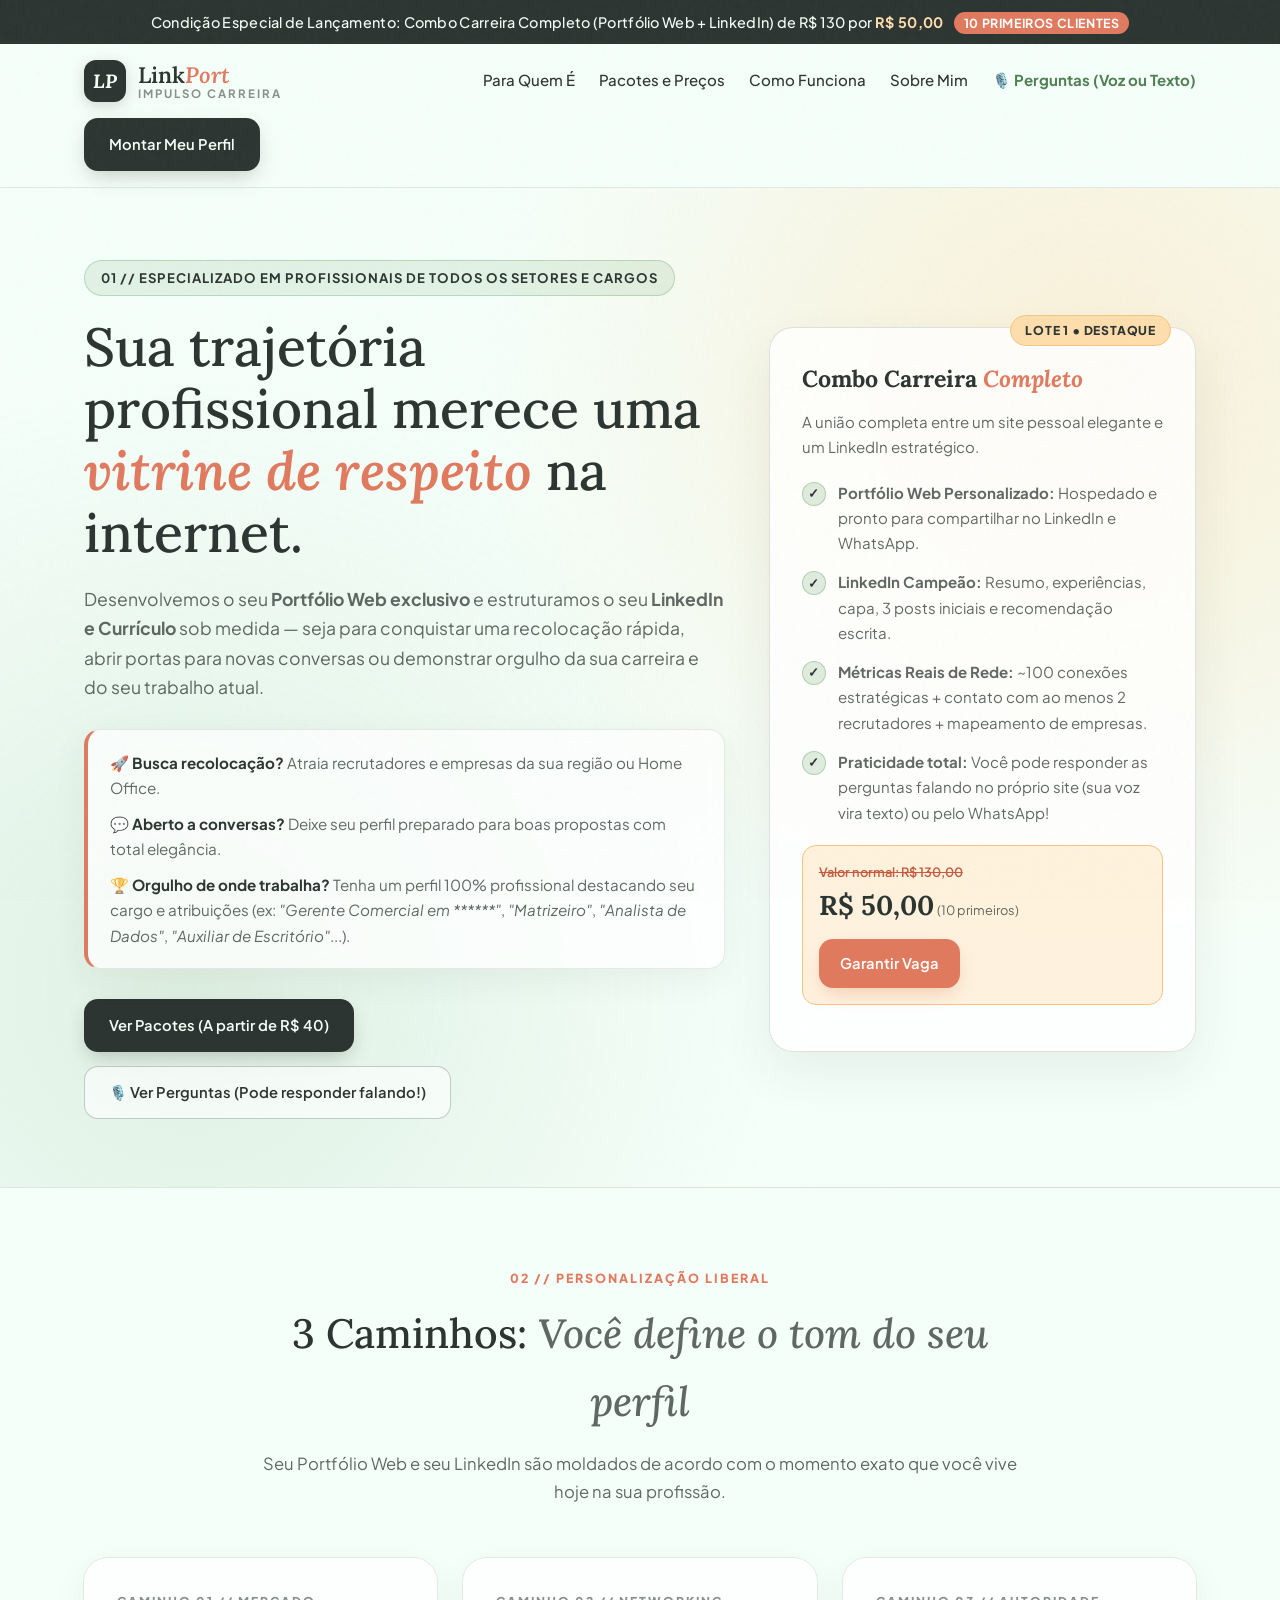
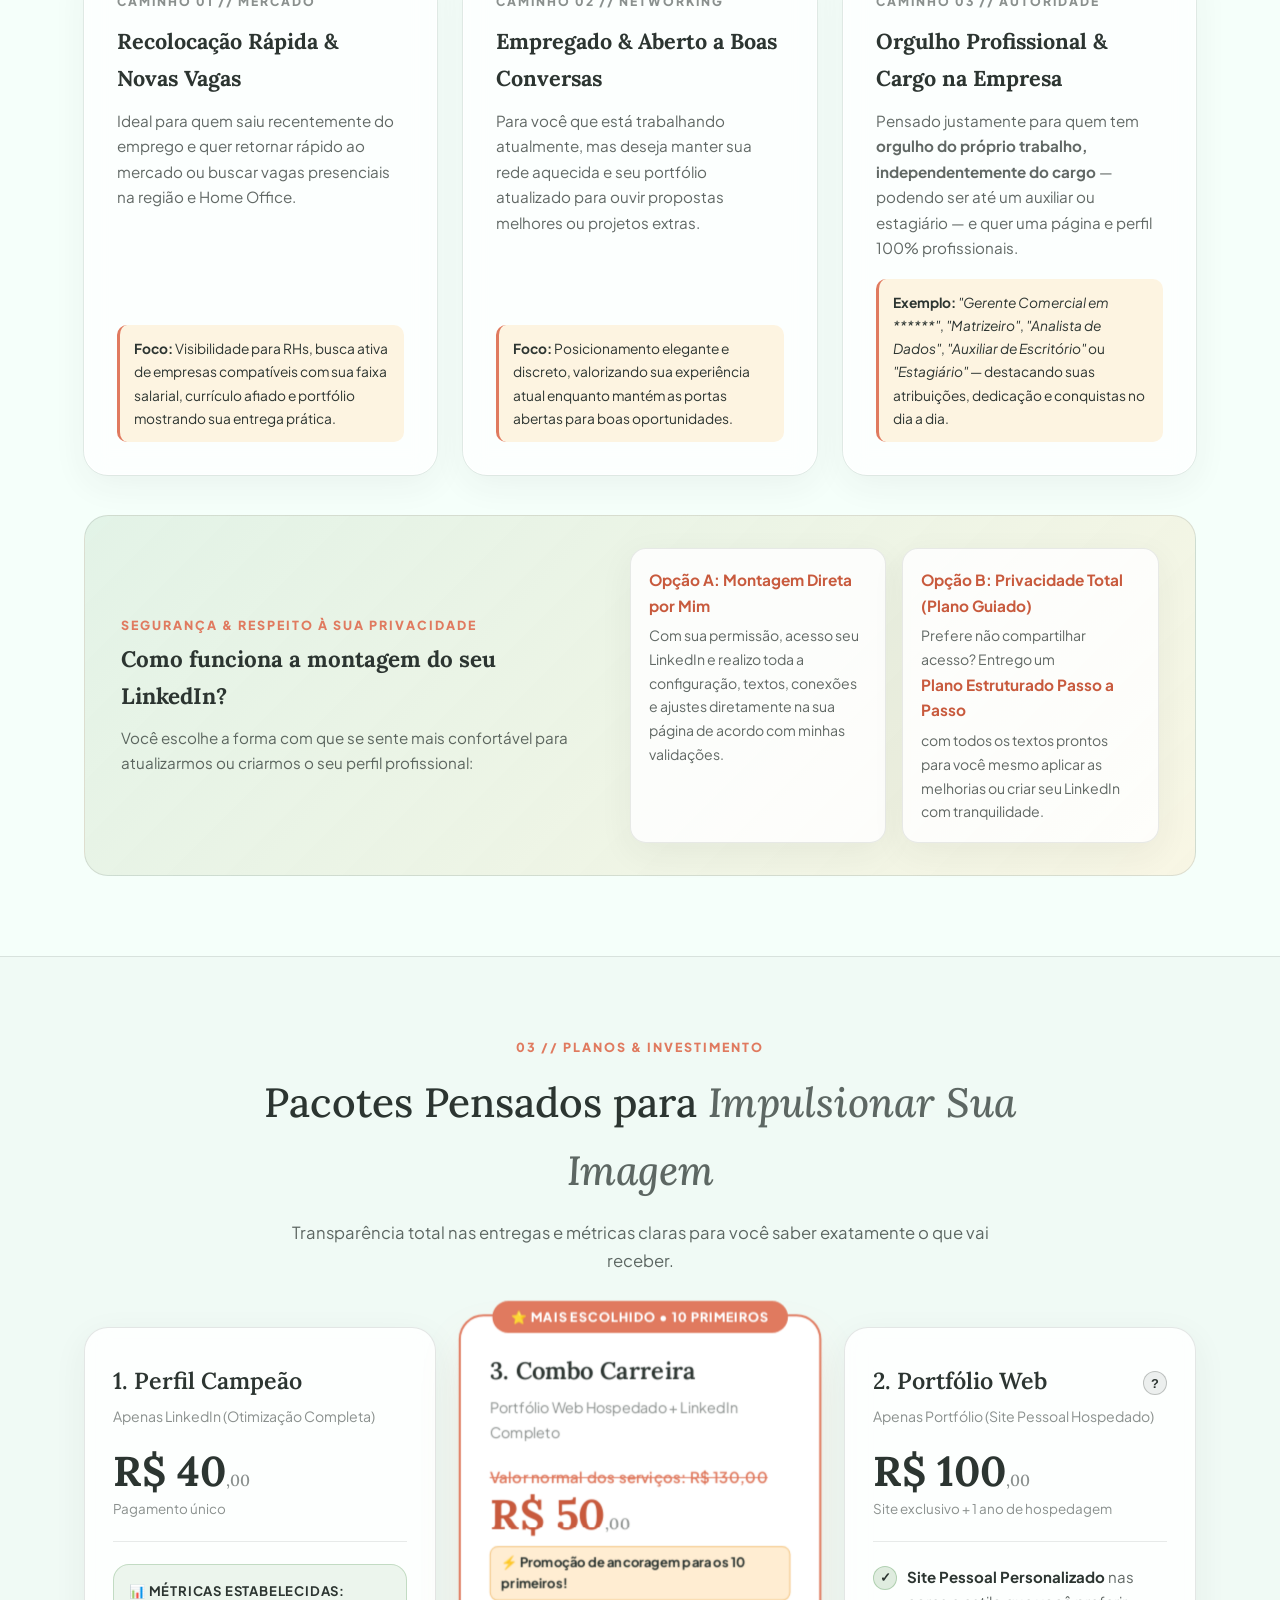
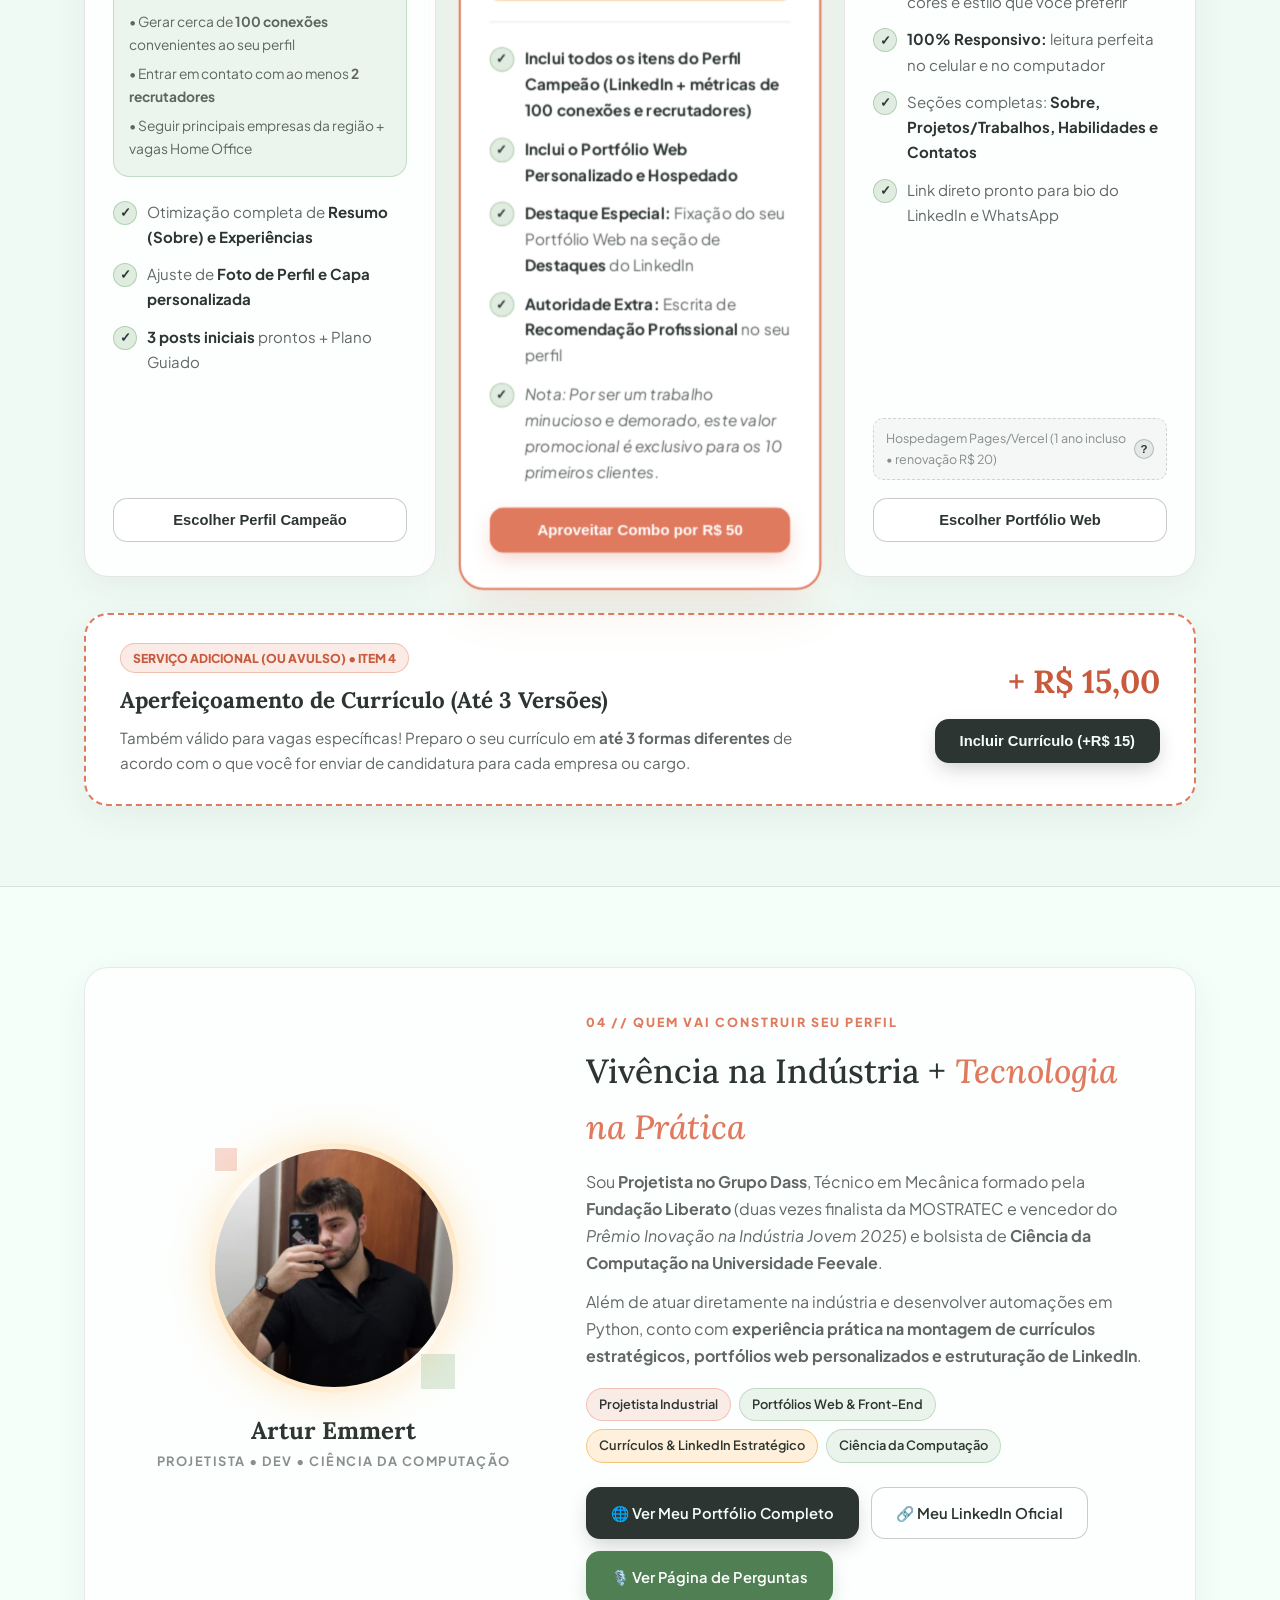
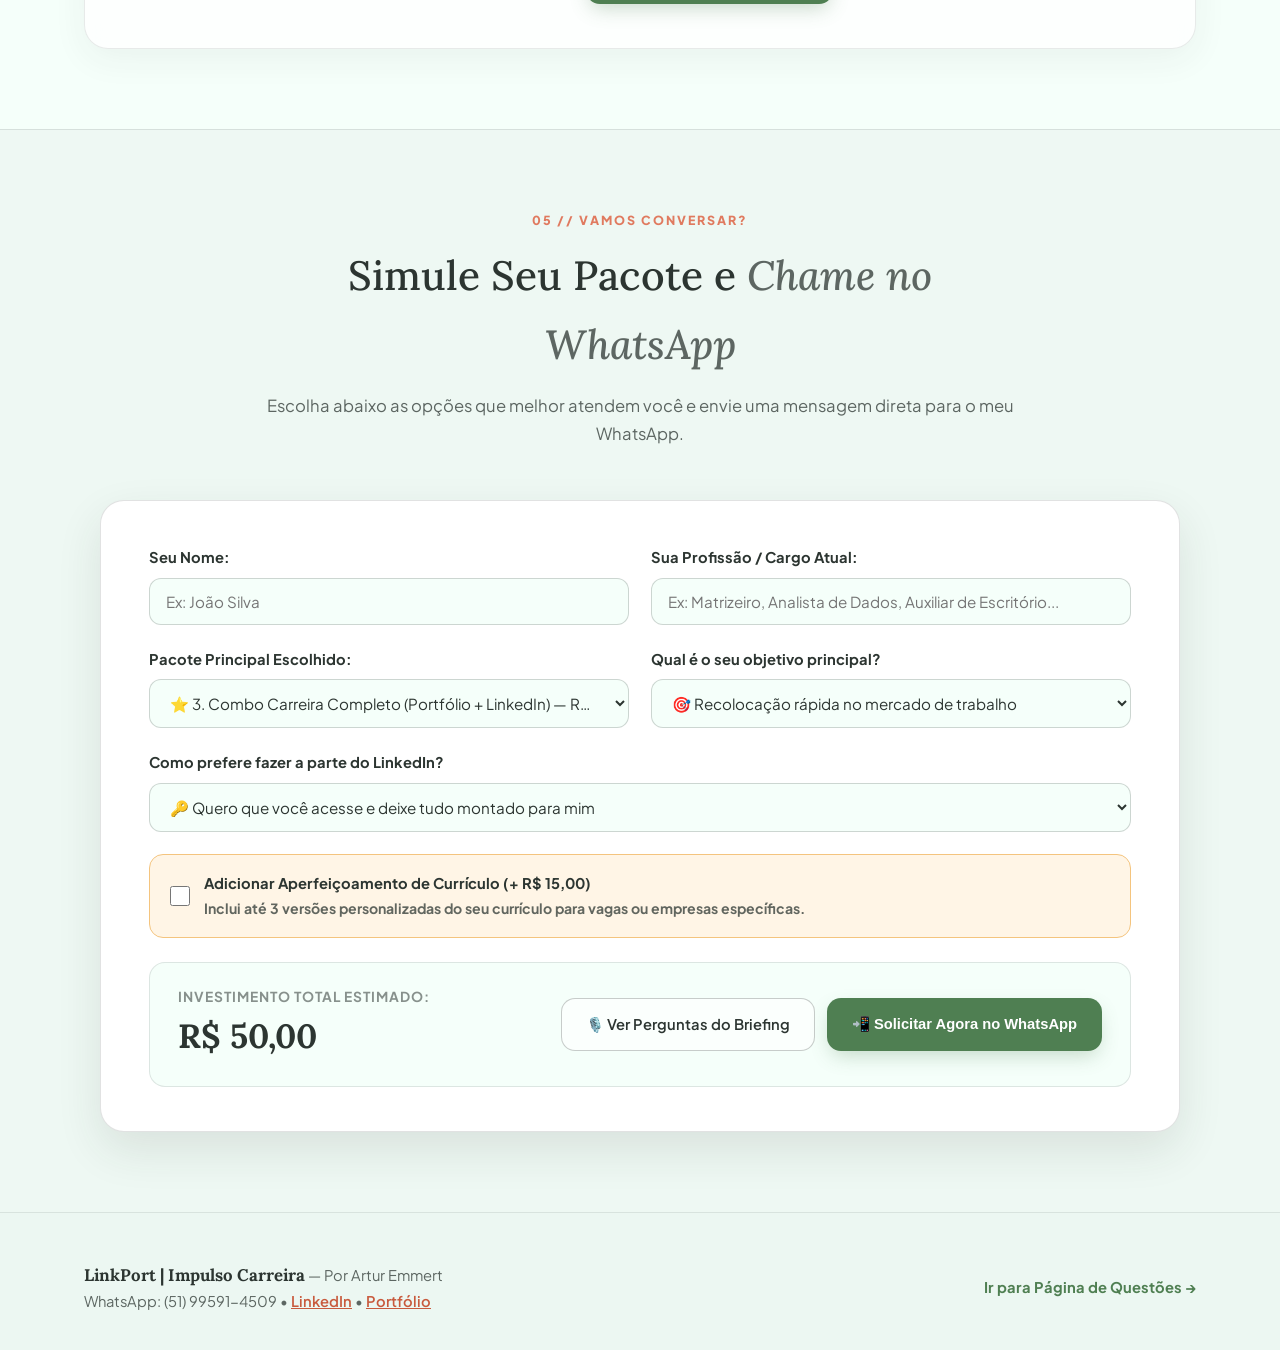
<file: index.html>
<!DOCTYPE html>
<html lang="pt-BR">
<head>
  <meta charset="UTF-8" />
  <meta name="viewport" content="width=device-width, initial-scale=1.0" />
  <title>LinkPort | Impulso Carreira — Portfólios Web, LinkedIn e Currículos</title>
  <meta name="description" content="Criação de Portfólios Web personalizados, otimização completa de LinkedIn e aperfeiçoamento de currículos para trabalhadores, técnicos, auxiliares e gestores." />
  <link rel="icon" href="assets/img/favicon-lp.svg" type="image/svg+xml" />
  <link rel="preconnect" href="https://fonts.googleapis.com">
  <link rel="preconnect" href="https://fonts.gstatic.com" crossorigin>
  <link href="https://fonts.googleapis.com/css2?family=Lora:ital,wght@0,400..700;1,400..700&family=Plus+Jakarta+Sans:ital,wght@0,300..800;1,300..800&display=swap" rel="stylesheet">
  <link rel="stylesheet" href="styles.css" />
</head>
<body>

  <!-- Barra de Promoção de Lançamento -->
  <div class="promo-bar">
    Condição Especial de Lançamento: Combo Carreira Completo (Portfólio Web + LinkedIn) de R$ 130 por <strong>R$ 50,00</strong>
    <span class="promo-pill">10 Primeiros Clientes</span>
  </div>

  <!-- Navegação -->
  <header class="navbar">
    <div class="container nav-inner">
      <a href="index.html" class="brand-logo">
        <div class="brand-icon">LP</div>
        <div class="brand-text">
          <span class="brand-name">Link<span>Port</span></span>
          <span class="brand-sub">Impulso Carreira</span>
        </div>
      </a>

      <nav class="nav-links">
        <a href="#caminhos">Para Quem É</a>
        <a href="#pacotes">Pacotes e Preços</a>
        <a href="#privacidade">Como Funciona</a>
        <a href="#sobre">Sobre Mim</a>
        <a href="briefing.html" style="color: var(--sage-dark); font-weight: 700;">🎙️ Perguntas (Voz ou Texto)</a>
      </nav>

      <a href="#orcamento" class="btn btn-charcoal">Montar Meu Perfil</a>
    </div>
  </header>

  <!-- Hero Section -->
  <section class="hero">
    <div class="container hero-grid">
      <div>
        <div class="badge-pill">
          01 // Especializado em Profissionais de Todos os Setores e Cargos
        </div>
        <h1>
          Sua trajetória profissional merece uma <span class="serif-italic">vitrine de respeito</span> na internet.
        </h1>
        <p class="hero-lead">
          Desenvolvemos o seu <strong>Portfólio Web exclusivo</strong> e estruturamos o seu <strong>LinkedIn e Currículo</strong> sob medida — seja para conquistar uma recolocação rápida, abrir portas para novas conversas ou demonstrar orgulho da sua carreira e do seu trabalho atual.
        </p>

        <div class="hero-usecases">
          <div>🚀 <strong>Busca recolocação?</strong> Atraia recrutadores e empresas da sua região ou Home Office.</div>
          <div>💬 <strong>Aberto a conversas?</strong> Deixe seu perfil preparado para boas propostas com total elegância.</div>
          <div>🏆 <strong>Orgulho de onde trabalha?</strong> Tenha um perfil 100% profissional destacando seu cargo e atribuições (ex: <em>"Gerente Comercial em ******"</em>, <em>"Matrizeiro"</em>, <em>"Analista de Dados"</em>, <em>"Auxiliar de Escritório"</em>...).</div>
        </div>

        <div class="hero-actions">
          <a href="#pacotes" class="btn btn-charcoal">Ver Pacotes (A partir de R$ 40)</a>
          <a href="briefing.html" class="btn btn-outline">🎙️ Ver Perguntas (Pode responder falando!)</a>
        </div>
      </div>

      <div class="hero-card">
        <span class="hero-card-tag">Lote 1 • Destaque</span>
        <h3>Combo Carreira <span class="font-serif-editorial" style="font-style: italic; color: var(--terracotta);">Completo</span></h3>
        <p style="color: var(--charcoal-muted); font-size: 0.94rem;">
          A união completa entre um site pessoal elegante e um LinkedIn estratégico.
        </p>

        <ul class="hero-stat-list">
          <li>
            <span class="stat-check">✓</span>
            <div><strong>Portfólio Web Personalizado:</strong> Hospedado e pronto para compartilhar no LinkedIn e WhatsApp.</div>
          </li>
          <li>
            <span class="stat-check">✓</span>
            <div><strong>LinkedIn Campeão:</strong> Resumo, experiências, capa, 3 posts iniciais e recomendação escrita.</div>
          </li>
          <li>
            <span class="stat-check">✓</span>
            <div><strong>Métricas Reais de Rede:</strong> ~100 conexões estratégicas + contato com ao menos 2 recrutadores + mapeamento de empresas.</div>
          </li>
          <li>
            <span class="stat-check">✓</span>
            <div><strong>Praticidade total:</strong> Você pode responder as perguntas falando no próprio site (sua voz vira texto) ou pelo WhatsApp!</div>
          </li>
        </ul>

        <div style="background: rgba(255, 222, 173, 0.4); border: 1px solid var(--navajowhite-strong); border-radius: 14px; padding: 16px; margin-bottom: 14px; display: flex; justify-content: space-between; align-items: center; flex-wrap: wrap; gap: 10px;">
          <div>
            <span style="font-size: 0.8rem; color: var(--terracotta-dark); text-decoration: line-through; display: block; font-weight: 600;">Valor normal: R$ 130,00</span>
            <strong class="font-serif-editorial" style="font-size: 1.7rem; color: var(--charcoal);">R$ 50,00</strong>
            <span style="font-size: 0.8rem; color: var(--charcoal-muted);"> (10 primeiros)</span>
          </div>
          <a href="#orcamento" class="btn btn-terracotta" style="padding: 11px 20px;">Garantir Vaga</a>
        </div>
      </div>
    </div>
  </section>

  <!-- Seção: 3 Caminhos de Posicionamento -->
  <section id="caminhos">
    <div class="container">
      <div class="section-header">
        <span class="section-tag">02 // Personalização Liberal</span>
        <h2>3 Caminhos: <span>Você define o tom do seu perfil</span></h2>
        <p>
          Seu Portfólio Web e seu LinkedIn são moldados de acordo com o momento exato que você vive hoje na sua profissão.
        </p>
      </div>

      <div class="paths-grid">
        <!-- Caminho 1 -->
        <div class="path-card">
          <span class="path-num">Caminho 01 // Mercado</span>
          <h3>Recolocação Rápida & Novas Vagas</h3>
          <p>
            Ideal para quem saiu recentemente do emprego e quer retornar rápido ao mercado ou buscar vagas presenciais na região e Home Office.
          </p>
          <div class="path-example">
            <strong>Foco:</strong> Visibilidade para RHs, busca ativa de empresas compatíveis com sua faixa salarial, currículo afiado e portfólio mostrando sua entrega prática.
          </div>
        </div>

        <!-- Caminho 2 -->
        <div class="path-card">
          <span class="path-num">Caminho 02 // Networking</span>
          <h3>Empregado & Aberto a Boas Conversas</h3>
          <p>
            Para você que está trabalhando atualmente, mas deseja manter sua rede aquecida e seu portfólio atualizado para ouvir propostas melhores ou projetos extras.
          </p>
          <div class="path-example">
            <strong>Foco:</strong> Posicionamento elegante e discreto, valorizando sua experiência atual enquanto mantém as portas abertas para boas oportunidades.
          </div>
        </div>

        <!-- Caminho 3 -->
        <div class="path-card">
          <span class="path-num">Caminho 03 // Autoridade</span>
          <h3>Orgulho Profissional & Cargo na Empresa</h3>
          <p>
            Pensado justamente para quem tem <strong>orgulho do próprio trabalho, independentemente do cargo</strong> — podendo ser até um auxiliar ou estagiário — e quer uma página e perfil 100% profissionais.
          </p>
          <div class="path-example">
            <strong>Exemplo:</strong> <em>"Gerente Comercial em ******"</em>, <em>"Matrizeiro"</em>, <em>"Analista de Dados"</em>, <em>"Auxiliar de Escritório"</em> ou <em>"Estagiário"</em> — destacando suas atribuições, dedicação e conquistas no dia a dia.
          </div>
        </div>
      </div>

      <!-- Banner de Privacidade e Execução do LinkedIn -->
      <div id="privacidade" class="privacy-banner">
        <div>
          <span class="section-tag" style="margin-bottom: 4px;">Segurança & Respeito à Sua Privacidade</span>
          <h3>Como funciona a montagem do seu LinkedIn?</h3>
          <p style="color: var(--charcoal-muted); font-size: 0.95rem;">
            Você escolhe a forma com que se sente mais confortável para atualizarmos ou criarmos o seu perfil profissional:
          </p>
        </div>

        <div class="privacy-options">
          <div class="privacy-opt">
            <strong>Opção A: Montagem Direta por Mim</strong>
            <p>
              Com sua permissão, acesso seu LinkedIn e realizo toda a configuração, textos, conexões e ajustes diretamente na sua página de acordo com minhas validações.
            </p>
          </div>
          <div class="privacy-opt">
            <strong>Opção B: Privacidade Total (Plano Guiado)</strong>
            <p>
              Prefere não compartilhar acesso? Entrego um <strong>Plano Estruturado Passo a Passo</strong> com todos os textos prontos para você mesmo aplicar as melhorias ou criar seu LinkedIn com tranquilidade.
            </p>
          </div>
        </div>
      </div>
    </div>
  </section>

  <!-- Seção de Preços e Pacotes -->
  <section id="pacotes" class="pricing-section">
    <div class="container">
      <div class="section-header">
        <span class="section-tag">03 // Planos & Investimento</span>
        <h2>Pacotes Pensados para <span>Impulsionar Sua Imagem</span></h2>
        <p>
          Transparência total nas entregas e métricas claras para você saber exatamente o que vai receber.
        </p>
      </div>

      <div class="pricing-grid">
        <!-- Pacote 1: Perfil Campeão -->
        <div class="price-card">
          <div class="plan-name">1. Perfil Campeão</div>
          <div class="plan-subtitle">Apenas LinkedIn (Otimização Completa)</div>

          <div class="price-box">
            <span class="current-price">R$ 40<small>,00</small></span>
            <span style="display: block; font-size: 0.84rem; color: var(--charcoal-light); margin-top: 4px;">Pagamento único</span>
          </div>

          <div class="metrics-box">
            <h4>📊 Métricas Estabelecidas:</h4>
            <ul>
              <li>• Gerar cerca de <strong>100 conexões</strong> convenientes ao seu perfil</li>
              <li>• Entrar em contato com ao menos <strong>2 recrutadores</strong></li>
              <li>• Seguir principais empresas da região + vagas Home Office</li>
            </ul>
          </div>

          <ul class="plan-features">
            <li><span class="stat-check">✓</span> <div>Otimização completa de <strong>Resumo (Sobre) e Experiências</strong></div></li>
            <li><span class="stat-check">✓</span> <div>Ajuste de <strong>Foto de Perfil e Capa personalizada</strong></div></li>
            <li><span class="stat-check">✓</span> <div><strong>3 posts iniciais</strong> prontos + Plano Guiado</div></li>
          </ul>

          <button class="btn btn-outline" onclick="selecionarPacote('linkedin')">Escolher Perfil Campeão</button>
        </div>

        <!-- Pacote 3 (Destaque Central): Combo Carreira -->
        <div class="price-card featured">
          <div class="featured-ribbon">⭐ Mais Escolhido • 10 Primeiros</div>
          <div class="plan-name">3. Combo Carreira</div>
          <div class="plan-subtitle">Portfólio Web Hospedado + LinkedIn Completo</div>

          <div class="price-box">
            <span class="old-price">Valor normal dos serviços: R$ 130,00</span>
            <span class="current-price" style="color: var(--terracotta-dark);">R$ 50<small>,00</small></span>
            <div>
              <span class="scarcity-note">⚡ Promoção de ancoragem para os 10 primeiros!</span>
            </div>
          </div>

          <ul class="plan-features">
            <li><span class="stat-check">✓</span> <div><strong>Inclui todos os itens do Perfil Campeão (LinkedIn + métricas de 100 conexões e recrutadores)</strong></div></li>
            <li><span class="stat-check">✓</span> <div><strong>Inclui o Portfólio Web Personalizado e Hospedado</strong></div></li>
            <li><span class="stat-check">✓</span> <div><strong>Destaque Especial:</strong> Fixação do seu Portfólio Web na seção de <strong>Destaques</strong> do LinkedIn</div></li>
            <li><span class="stat-check">✓</span> <div><strong>Autoridade Extra:</strong> Escrita de <strong>Recomendação Profissional</strong> no seu perfil</div></li>
            <li><span class="stat-check">✓</span> <div><em>Nota: Por ser um trabalho minucioso e demorado, este valor promocional é exclusivo para os 10 primeiros clientes.</em></div></li>
          </ul>

          <button class="btn btn-terracotta" onclick="selecionarPacote('combo')">Aproveitar Combo por R$ 50</button>
        </div>

        <!-- Pacote 2: Portfólio Web (Com o Ícone "?" e Nota de Hospedagem) -->
        <div class="price-card">
          <div class="plan-header-row">
            <div class="plan-name">2. Portfólio Web</div>
            <div class="info-tooltip-wrap" onclick="toggleTooltip(event, this)">
              <button type="button" class="info-tooltip-btn" aria-label="Como funciona a hospedagem e o link?">?</button>
              <div class="info-tooltip-box">
                <strong>ℹ️ Como funciona a hospedagem?</strong><br/>
                • O seu site é hospedado via <strong>GitHub Pages</strong> ou <strong>Vercel App</strong> (ex: <em>seu-nome.vercel.app</em>), por isso o endereço do link ainda não é 100% customizável como domínio próprio.<br/><br/>
                • <strong>Validade de 1 Ano:</strong> A hospedagem fica ativa por 1 ano. Após esse período, o site é retirado do ar e a taxa para reativar/manter é de <strong>apenas R$ 20,00</strong>.
              </div>
            </div>
          </div>
          <div class="plan-subtitle">Apenas Portfólio (Site Pessoal Hospedado)</div>

          <div class="price-box">
            <span class="current-price">R$ 100<small>,00</small></span>
            <span style="display: block; font-size: 0.84rem; color: var(--charcoal-light); margin-top: 4px;">Site exclusivo + 1 ano de hospedagem</span>
          </div>

          <ul class="plan-features">
            <li><span class="stat-check">✓</span> <div><strong>Site Pessoal Personalizado</strong> nas cores e estilo que você preferir</div></li>
            <li><span class="stat-check">✓</span> <div><strong>100% Responsivo:</strong> leitura perfeita no celular e no computador</div></li>
            <li><span class="stat-check">✓</span> <div>Seções completas: <strong>Sobre, Projetos/Trabalhos, Habilidades e Contatos</strong></div></li>
            <li><span class="stat-check">✓</span> <div>Link direto pronto para bio do LinkedIn e WhatsApp</div></li>
          </ul>

          <div class="hosting-mini-note">
            <span>Hospedagem Pages/Vercel (1 ano incluso • renovação R$ 20)</span>
            <div class="info-tooltip-wrap" onclick="toggleTooltip(event, this)">
              <button type="button" class="info-tooltip-btn" style="width: 20px; height: 20px; font-size: 0.72rem;" aria-label="Detalhes da hospedagem">?</button>
              <div class="info-tooltip-box">
                <strong>Detalhes do Link e Hospedagem:</strong><br/>
                Hospedado em meu GitHub Pages ou Vercel App (por isso o link não fica 100% otimizável com domínio próprio nesta fase). Válido por <strong>1 ano</strong>; após isso é retirado e a taxa para voltar ao ar é de <strong>R$ 20,00</strong>.
              </div>
            </div>
          </div>

          <button class="btn btn-outline" onclick="selecionarPacote('portfolio')">Escolher Portfólio Web</button>
        </div>
      </div>

      <!-- Adicional Item 4: Aperfeiçoamento de Currículo -->
      <div class="addon-banner">
        <div class="addon-info">
          <span class="addon-tag">Serviço Adicional (Ou Avulso) • Item 4</span>
          <h3>Aperfeiçoamento de Currículo (Até 3 Versões)</h3>
          <p>
            Também válido para vagas específicas! Preparo o seu currículo em <strong>até 3 formas diferentes</strong> de acordo com o que você for enviar de candidatura para cada empresa ou cargo.
          </p>
        </div>
        <div class="addon-price-col">
          <span class="addon-price">+ R$ 15,00</span>
          <button class="btn btn-charcoal" onclick="adicionarCurriculo()">Incluir Currículo (+R$ 15)</button>
        </div>
      </div>
    </div>
  </section>

  <!-- Seção Sobre Mim (Com a Nova Foto Redonda e Efeitos NavajoWhite) -->
  <section id="sobre">
    <div class="container">
      <div class="about-grid">
        <div class="profile-frame-wrap">
          <div class="navajo-circle">
            <img src="assets/img/foto_artur_nova.png" alt="Artur Emmert" />
            <div class="circle-dot-sage"></div>
            <div class="circle-dot-terracotta"></div>
          </div>
          <h3 class="font-serif-editorial" style="font-size: 1.5rem; color: var(--charcoal);">Artur Emmert</h3>
          <span style="font-size: 0.8rem; text-transform: uppercase; letter-spacing: 1.5px; color: var(--charcoal-light); font-weight: 700;">
            Projetista • Dev • Ciência da Computação
          </span>
        </div>

        <div>
          <span class="section-tag">04 // Quem Vai Construir Seu Perfil</span>
          <h2 class="font-serif-editorial" style="font-size: 2.1rem; font-weight: 500; margin-bottom: 14px; color: var(--charcoal);">
            Vivência na Indústria + <span style="font-style: italic; color: var(--terracotta);">Tecnologia na Prática</span>
          </h2>
          <p style="color: var(--charcoal-muted); margin-bottom: 12px;">
            Sou <strong>Projetista no Grupo Dass</strong>, Técnico em Mecânica formado pela <strong>Fundação Liberato</strong> (duas vezes finalista da MOSTRATEC e vencedor do <em>Prêmio Inovação na Indústria Jovem 2025</em>) e bolsista de <strong>Ciência da Computação na Universidade Feevale</strong>.
          </p>
          <p style="color: var(--charcoal-muted); margin-bottom: 16px;">
            Além de atuar diretamente na indústria e desenvolver automações em Python, conto com <strong>experiência prática na montagem de currículos estratégicos, portfólios web personalizados e estruturação de LinkedIn</strong>.
          </p>

          <div class="about-badges">
            <span class="badge-terracotta">Projetista Industrial</span>
            <span class="badge-sage">Portfólios Web & Front-End</span>
            <span class="badge-navajo">Currículos & LinkedIn Estratégico</span>
            <span class="badge-sage">Ciência da Computação</span>
          </div>

          <div style="display: flex; flex-wrap: wrap; gap: 12px; margin-top: 24px;">
            <a href="https://artur-emmert.github.io/MeuPortf-lioV2/" target="_blank" rel="noopener noreferrer" class="btn btn-charcoal">
              🌐 Ver Meu Portfólio Completo
            </a>
            <a href="https://www.linkedin.com/in/artur-emmert-cs-pm" target="_blank" rel="noopener noreferrer" class="btn btn-outline">
              🔗 Meu LinkedIn Oficial
            </a>
            <a href="briefing.html" class="btn btn-sage">
              🎙️ Ver Página de Perguntas
            </a>
          </div>
        </div>
      </div>
    </div>
  </section>

  <!-- Simulador de Pedido / Orçamento Rápido (Centralizado e Caixa Branca Ampliada) -->
  <section id="orcamento" style="background: rgba(44, 53, 49, 0.03); border-top: 1px solid var(--card-border);">
    <div class="container">
      <div class="section-header">
        <span class="section-tag">05 // Vamos Conversar?</span>
        <h2>Simule Seu Pacote e <span>Chame no WhatsApp</span></h2>
        <p>
          Escolha abaixo as opções que melhor atendem você e envie uma mensagem direta para o meu WhatsApp.
        </p>
      </div>

      <div class="builder-box">
        <div class="form-grid">
          <div class="form-group">
            <label for="clienteNome">Seu Nome:</label>
            <input type="text" id="clienteNome" class="form-control" placeholder="Ex: João Silva" />
          </div>

          <div class="form-group">
            <label for="clienteProfissao">Sua Profissão / Cargo Atual:</label>
            <input type="text" id="clienteProfissao" class="form-control" placeholder="Ex: Matrizeiro, Analista de Dados, Auxiliar de Escritório..." />
          </div>

          <div class="form-group">
            <label for="pacoteSelect">Pacote Principal Escolhido:</label>
            <select id="pacoteSelect" class="form-control" onchange="atualizarTotal()">
              <option value="combo" data-preco="50">⭐ 3. Combo Carreira Completo (Portfólio + LinkedIn) — R$ 50,00 (Promo 10 primeiros)</option>
              <option value="linkedin" data-preco="40">1. Perfil Campeão (Apenas LinkedIn) — R$ 40,00</option>
              <option value="portfolio" data-preco="100">2. Portfólio Web Hospedado (Apenas Portfólio) — R$ 100,00</option>
              <option value="apenas_curriculo" data-preco="15">4. Apenas Aperfeiçoamento de Currículo (Até 3 versões) — R$ 15,00</option>
            </select>
          </div>

          <div class="form-group">
            <label for="objetivoSelect">Qual é o seu objetivo principal?</label>
            <select id="objetivoSelect" class="form-control">
              <option value="Recolocação rápida no mercado de trabalho">🎯 Recolocação rápida no mercado de trabalho</option>
              <option value="Estou empregado, mas aberto a novas conversas e propostas">💬 Estou empregado, mas aberto a boas conversas</option>
              <option value="Mostrar orgulho do trabalho/empresa atual e ter um perfil 100% profissional com minhas atribuições">🏛️ Orgulho do meu trabalho atual (Perfil 100% Profissional / Cargo Atual)</option>
            </select>
          </div>

          <div class="form-group full">
            <label for="privacidadeSelect">Como prefere fazer a parte do LinkedIn?</label>
            <select id="privacidadeSelect" class="form-control">
              <option value="Quero que o Artur acesse e monte tudo direto para mim">🔑 Quero que você acesse e deixe tudo montado para mim</option>
              <option value="Prefiro manter minha privacidade e receber o Plano Estruturado passo a passo">🔒 Prefiro privacidade: quero receber o Plano Estruturado para eu mesmo aplicar</option>
              <option value="Ainda vou decidir / Quero tirar dúvidas">🤔 Quero conversar sobre isso no WhatsApp</option>
            </select>
          </div>

          <div class="form-group full" id="addonCheckboxContainer">
            <label class="checkbox-card">
              <input type="checkbox" id="checkCurriculo" onchange="atualizarTotal()" />
              <div>
                <strong style="color: var(--charcoal); display: block;">Adicionar Aperfeiçoamento de Currículo (+ R$ 15,00)</strong>
                <span style="font-size: 0.88rem; color: var(--charcoal-muted);">Inclui até 3 versões personalizadas do seu currículo para vagas ou empresas específicas.</span>
              </div>
            </label>
          </div>
        </div>

        <div class="total-bar">
          <div>
            <span style="font-size: 0.86rem; color: var(--charcoal-light); display: block; text-transform: uppercase; letter-spacing: 1px; font-weight: 700;">Investimento Total Estimado:</span>
            <span class="total-amount" id="valorTotalDisplay">R$ 50,00</span>
          </div>

          <div style="display: flex; gap: 12px; flex-wrap: wrap;">
            <a href="briefing.html" class="btn btn-outline">🎙️ Ver Perguntas do Briefing</a>
            <button type="button" class="btn btn-sage" onclick="enviarPedidoWhatsApp()">
              📲 Solicitar Agora no WhatsApp
            </button>
          </div>
        </div>
      </div>
    </div>
  </section>

  <!-- Rodapé -->
  <footer class="footer">
    <div class="container footer-inner">
      <div>
        <strong class="font-serif-editorial" style="color: var(--charcoal); font-size: 1.05rem;">LinkPort | Impulso Carreira</strong> — Por Artur Emmert<br/>
        <span>WhatsApp: (51) 99591-4509 • <a href="https://www.linkedin.com/in/artur-emmert-cs-pm" target="_blank" style="color: var(--terracotta-dark); font-weight: 600;">LinkedIn</a> • <a href="https://artur-emmert.github.io/MeuPortf-lioV2/" target="_blank" style="color: var(--terracotta-dark); font-weight: 600;">Portfólio</a></span>
      </div>
      <div>
        <a href="briefing.html" style="color: var(--sage-dark); text-decoration: none; font-weight: 700;">Ir para Página de Questões →</a>
      </div>
    </div>
  </footer>

  <script src="script.js"></script>
</body>
</html>
</file>
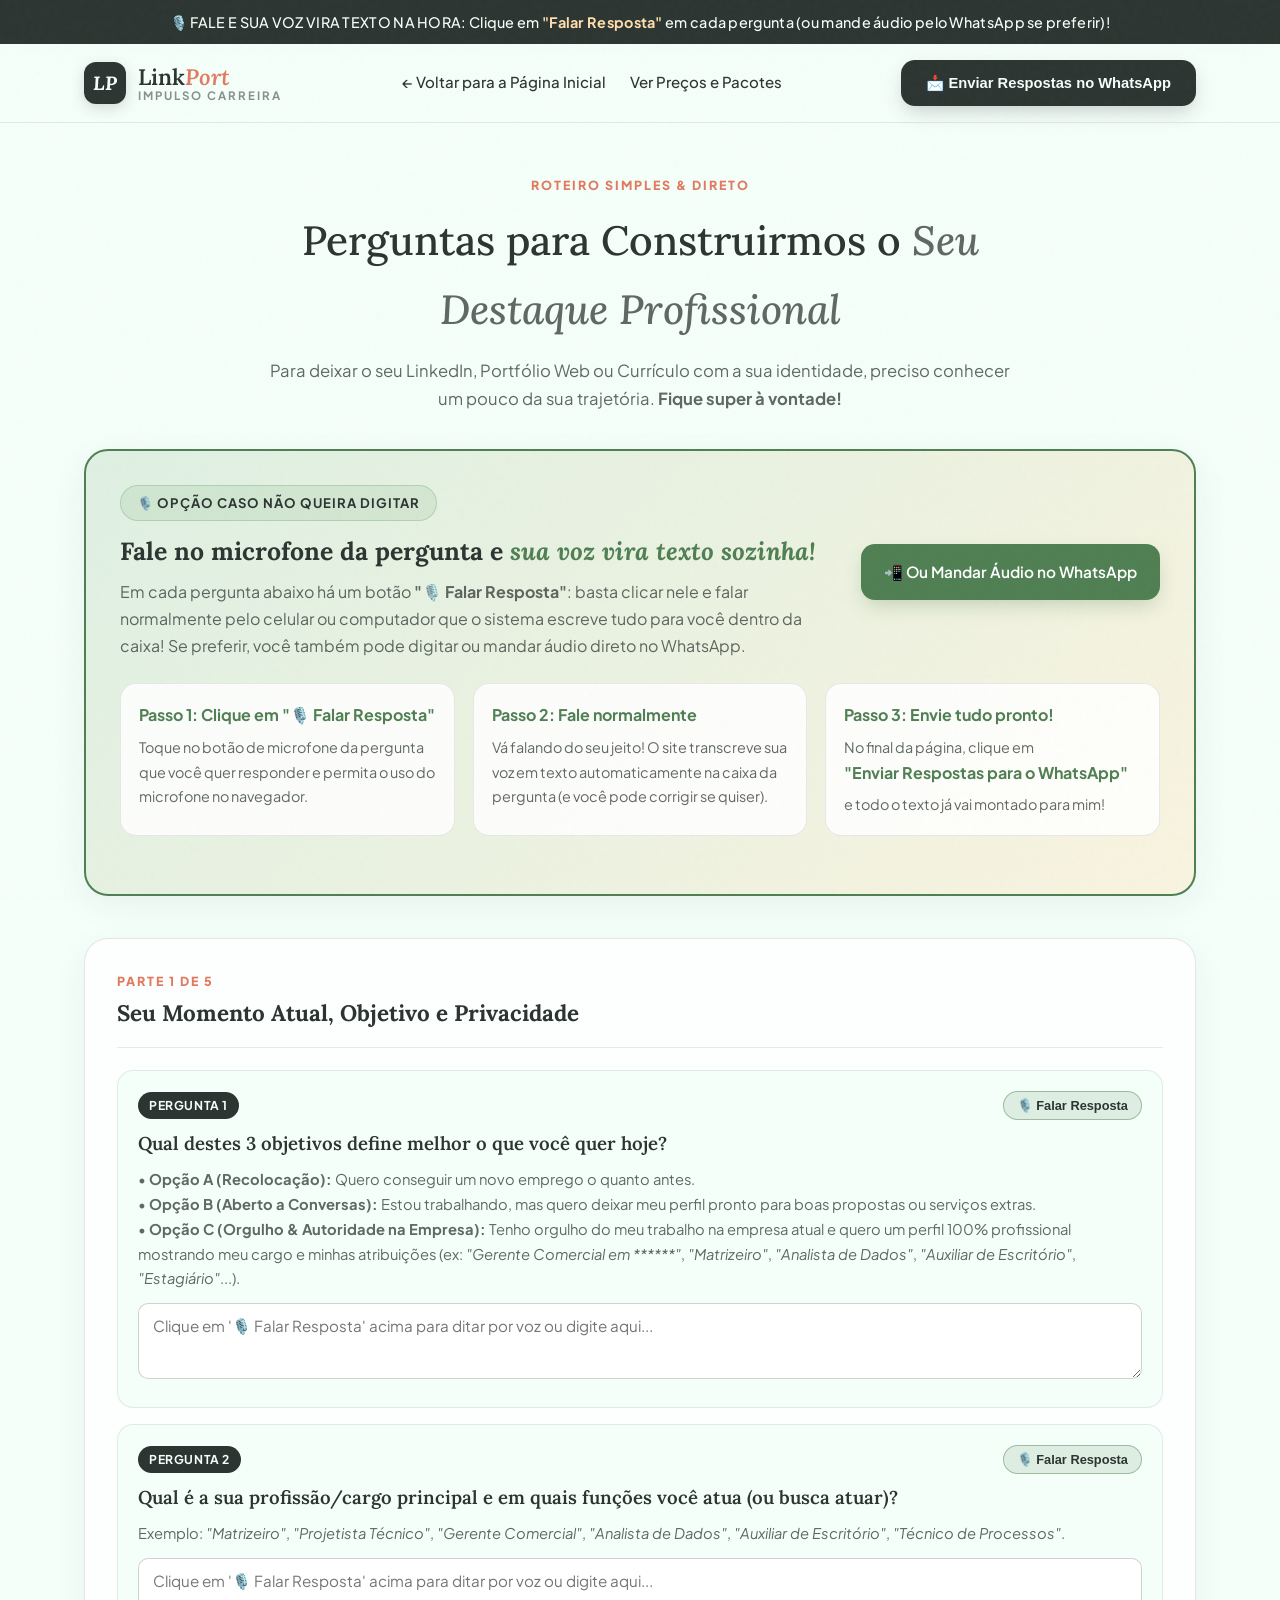
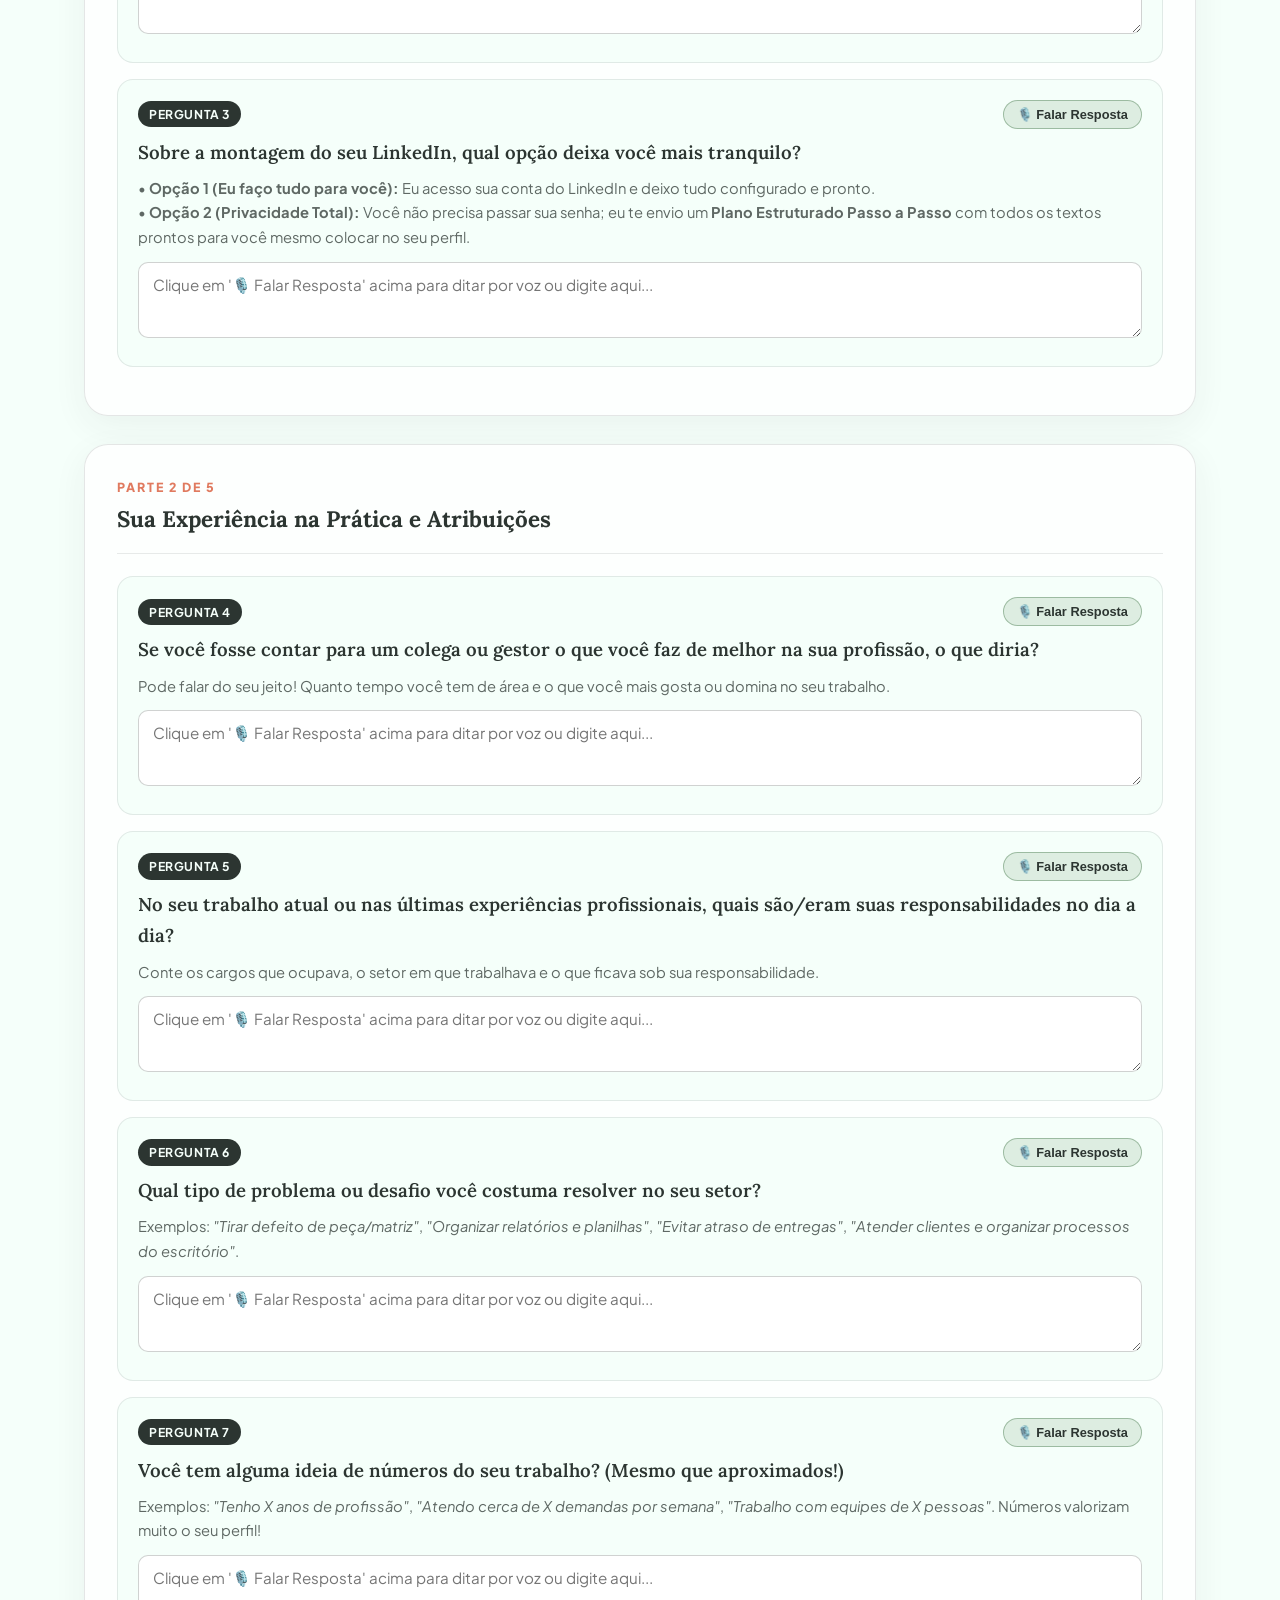
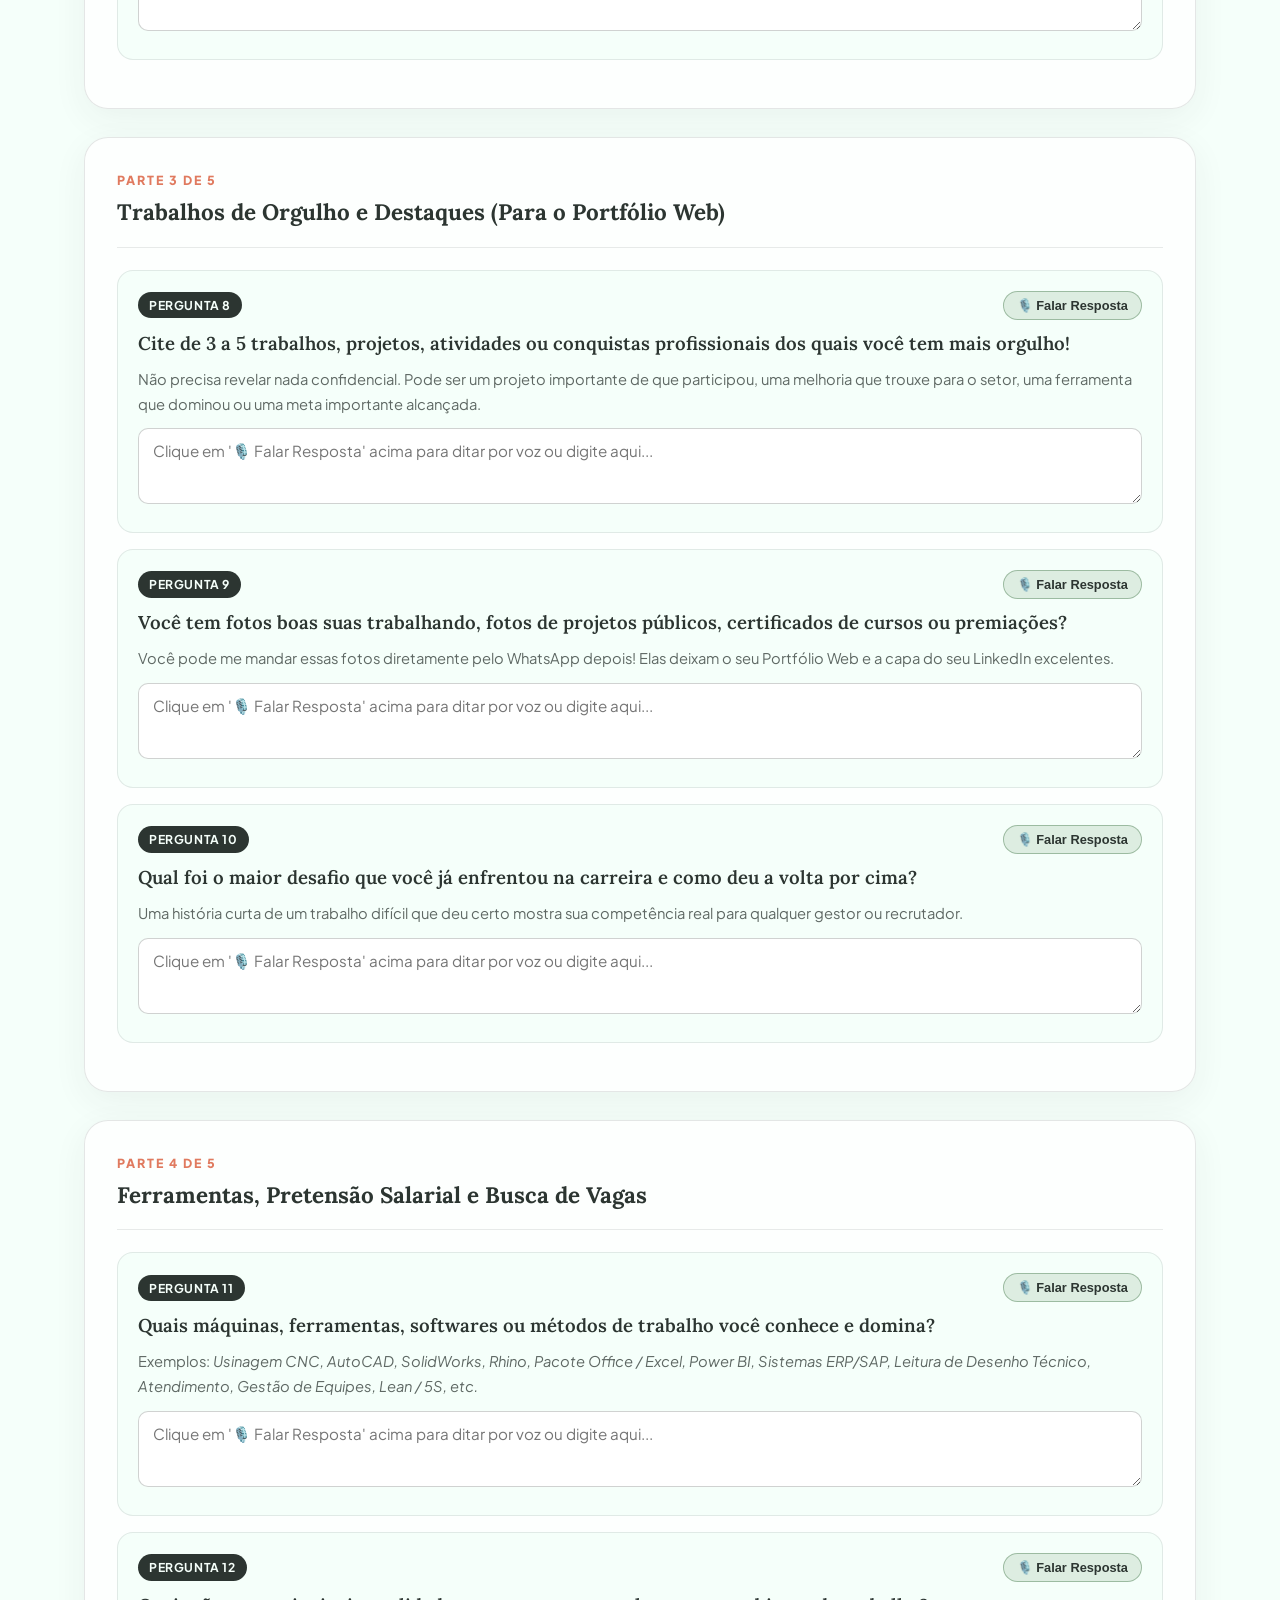
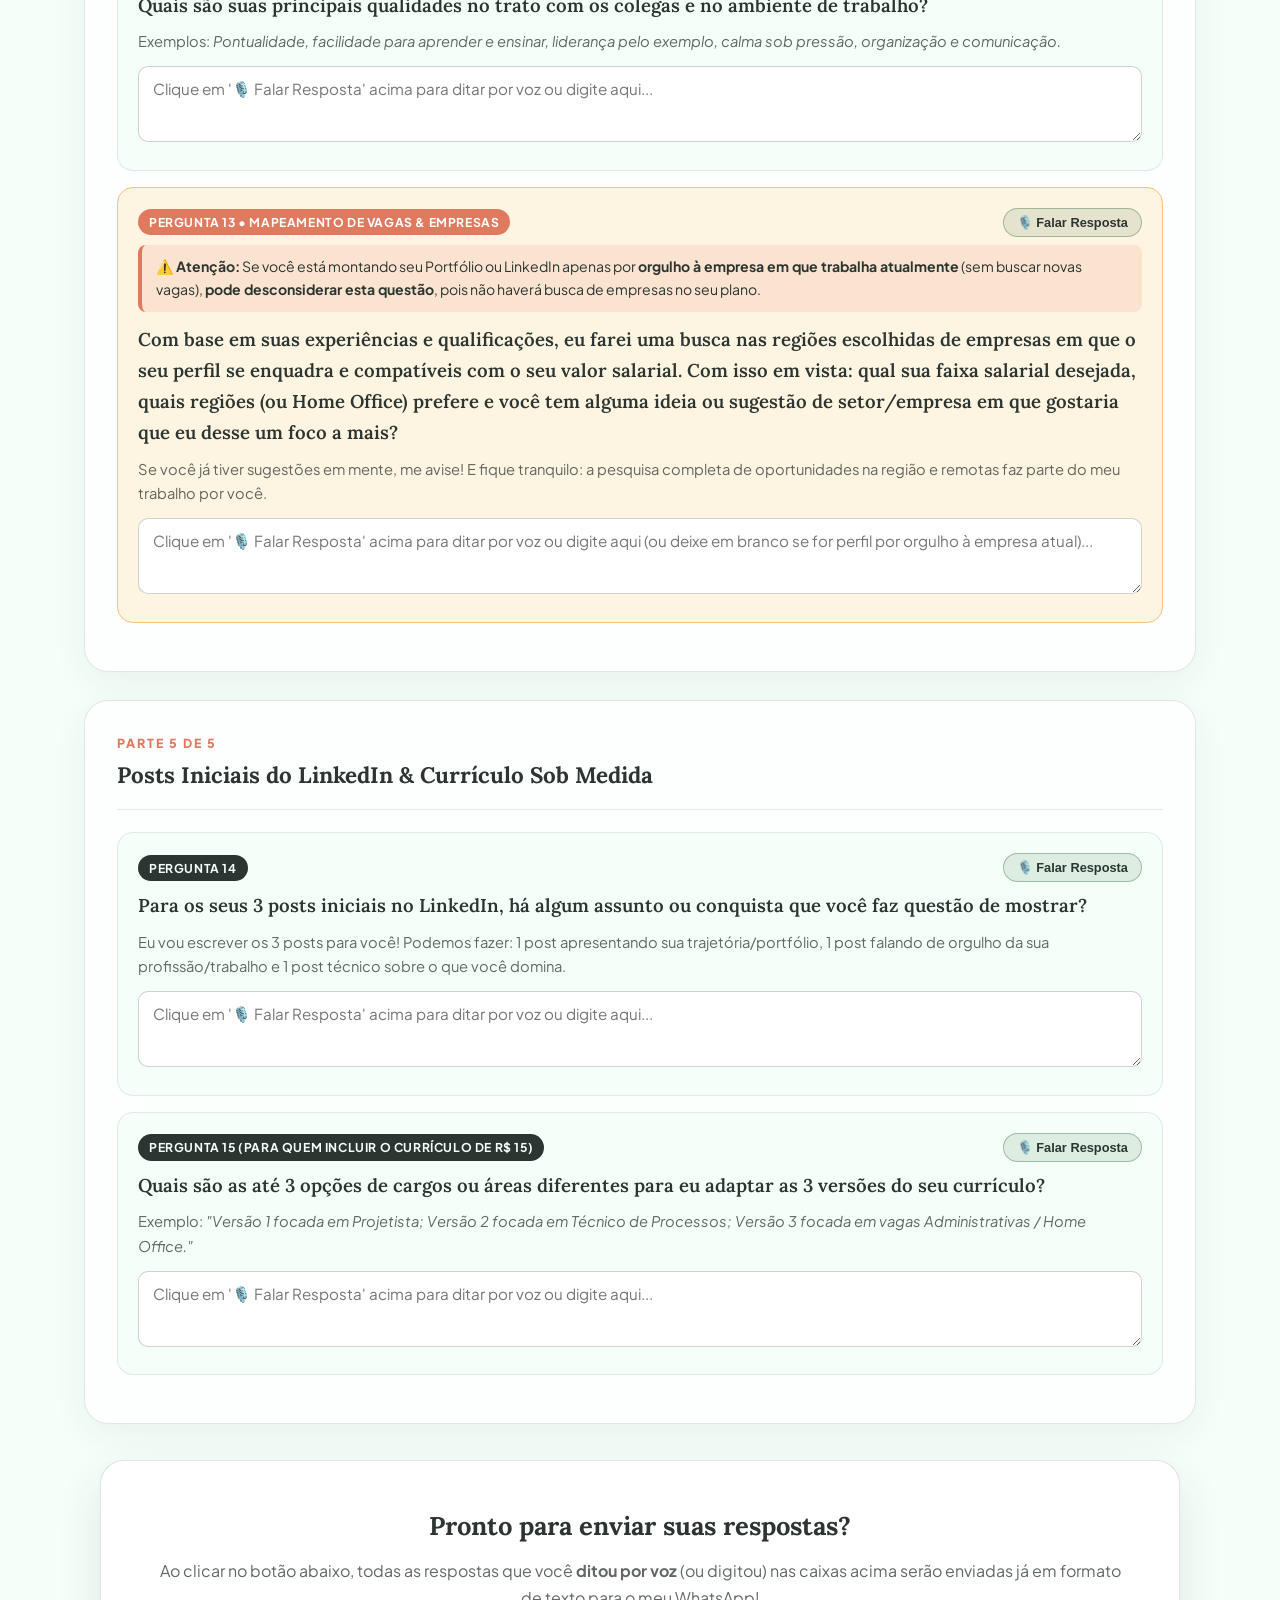
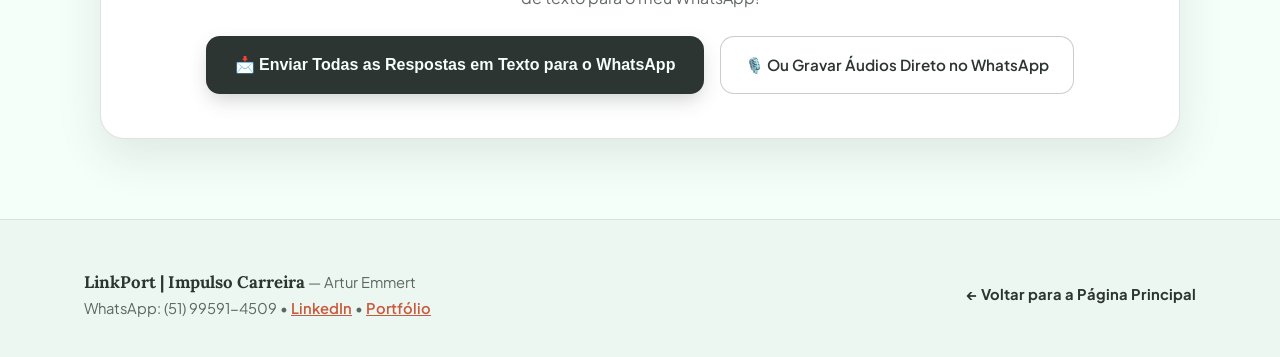
<file: briefing.html>
<!DOCTYPE html>
<html lang="pt-BR">
<head>
  <meta charset="UTF-8" />
  <meta name="viewport" content="width=device-width, initial-scale=1.0" />
  <title>Perguntas do Cliente — LinkPort | Impulso Carreira</title>
  <meta name="description" content="Responda as perguntas falando no microfone (sua voz vira texto na hora!) ou digitando para montarmos o seu LinkedIn, Portfólio Web e Currículo." />
  <link rel="icon" href="assets/img/favicon-lp.svg" type="image/svg+xml" />
  <link rel="preconnect" href="https://fonts.googleapis.com">
  <link rel="preconnect" href="https://fonts.gstatic.com" crossorigin>
  <link href="https://fonts.googleapis.com/css2?family=Lora:ital,wght@0,400..700;1,400..700&family=Plus+Jakarta+Sans:ital,wght@0,300..800;1,300..800&display=swap" rel="stylesheet">
  <link rel="stylesheet" href="styles.css" />
</head>
<body>

  <!-- Barra Superior -->
  <div class="promo-bar">
    🎙️ FALE E SUA VOZ VIRA TEXTO NA HORA: Clique em <strong>"Falar Resposta"</strong> em cada pergunta (ou mande áudio pelo WhatsApp se preferir)!
  </div>

  <!-- Navegação -->
  <header class="navbar">
    <div class="container nav-inner">
      <a href="index.html" class="brand-logo">
        <div class="brand-icon">LP</div>
        <div class="brand-text">
          <span class="brand-name">Link<span>Port</span></span>
          <span class="brand-sub">Impulso Carreira</span>
        </div>
      </a>

      <nav class="nav-links">
        <a href="index.html">← Voltar para a Página Inicial</a>
        <a href="index.html#pacotes">Ver Preços e Pacotes</a>
      </nav>

      <button type="button" class="btn btn-charcoal" onclick="enviarRespostasEscritas()">
        📩 Enviar Respostas no WhatsApp
      </button>
    </div>
  </header>

  <section style="padding-top: 52px;">
    <div class="container">
      <div class="section-header" style="margin-bottom: 36px;">
        <span class="section-tag">Roteiro Simples & Direto</span>
        <h2>Perguntas para Construirmos o <span>Seu Destaque Profissional</span></h2>
        <p>
          Para deixar o seu LinkedIn, Portfólio Web ou Currículo com a sua identidade, preciso conhecer um pouco da sua trajetória. <strong>Fique super à vontade!</strong>
        </p>
      </div>

      <!-- Caixa Principal de Destaque: Responder por Voz (Vira Texto!) ou Áudio -->
      <div class="audio-highlight-box">
        <div style="display: flex; align-items: center; justify-content: space-between; flex-wrap: wrap; gap: 16px;">
          <div>
            <span class="badge-pill" style="margin-bottom: 10px;">
              🎙️ Opção caso não queira digitar
            </span>
            <h3 class="font-serif-editorial" style="font-size: 1.55rem; margin-bottom: 6px; color: var(--charcoal);">
              Fale no microfone da pergunta e <span style="font-style: italic; color: var(--sage-dark);">sua voz vira texto sozinha!</span>
            </h3>
            <p style="color: var(--charcoal-muted); max-width: 720px;">
              Em cada pergunta abaixo há um botão <strong>"🎙️ Falar Resposta"</strong>: basta clicar nele e falar normalmente pelo celular ou computador que o sistema escreve tudo para você dentro da caixa! Se preferir, você também pode digitar ou mandar áudio direto no WhatsApp.
            </p>
          </div>
          <a href="https://wa.me/5551995914509?text=Ol%C3%A1%20Artur!%20Abri%20a%20p%C3%A1gina%20com%20as%20perguntas%20do%20LinkPort.%20Vou%20te%20mandar%20minhas%20respostas%20por%20aqui!" target="_blank" class="btn btn-sage" style="font-size: 0.96rem; padding: 14px 22px;">
            📲 Ou Mandar Áudio no WhatsApp
          </a>
        </div>

        <div class="audio-steps">
          <div class="audio-step">
            <strong>Passo 1: Clique em "🎙️ Falar Resposta"</strong>
            <p style="font-size: 0.9rem; color: var(--charcoal-muted);">
              Toque no botão de microfone da pergunta que você quer responder e permita o uso do microfone no navegador.
            </p>
          </div>
          <div class="audio-step">
            <strong>Passo 2: Fale normalmente</strong>
            <p style="font-size: 0.9rem; color: var(--charcoal-muted);">
              Vá falando do seu jeito! O site transcreve sua voz em texto automaticamente na caixa da pergunta (e você pode corrigir se quiser).
            </p>
          </div>
          <div class="audio-step">
            <strong>Passo 3: Envie tudo pronto!</strong>
            <p style="font-size: 0.9rem; color: var(--charcoal-muted);">
              No final da página, clique em <strong>"Enviar Respostas para o WhatsApp"</strong> e todo o texto já vai montado para mim!
            </p>
          </div>
        </div>
      </div>

      <!-- BLOCO 1 -->
      <div class="question-block">
        <div class="question-block-header">
          <div>
            <span class="section-tag" style="margin-bottom: 2px;">Parte 1 de 5</span>
            <h3 class="font-serif-editorial" style="font-size: 1.4rem;">Seu Momento Atual, Objetivo e Privacidade</h3>
          </div>
        </div>

        <div class="question-item">
          <div class="question-top-bar">
            <span class="question-number">Pergunta 1</span>
            <button type="button" class="btn-mic" onclick="iniciarDitadoVoz(this, 'resp1')">🎙️ Falar Resposta</button>
          </div>
          <div class="question-title">Qual destes 3 objetivos define melhor o que você quer hoje?</div>
          <div class="question-hint">
            • <strong>Opção A (Recolocação):</strong> Quero conseguir um novo emprego o quanto antes.<br/>
            • <strong>Opção B (Aberto a Conversas):</strong> Estou trabalhando, mas quero deixar meu perfil pronto para boas propostas ou serviços extras.<br/>
            • <strong>Opção C (Orgulho & Autoridade na Empresa):</strong> Tenho orgulho do meu trabalho na empresa atual e quero um perfil 100% profissional mostrando meu cargo e minhas atribuições (ex: <em>"Gerente Comercial em ******"</em>, <em>"Matrizeiro"</em>, <em>"Analista de Dados"</em>, <em>"Auxiliar de Escritório"</em>, <em>"Estagiário"</em>...).
          </div>
          <textarea id="resp1" class="optional-input campo-escrita" data-pergunta="1. Objetivo principal" placeholder="Clique em '🎙️ Falar Resposta' acima para ditar por voz ou digite aqui..."></textarea>
        </div>

        <div class="question-item">
          <div class="question-top-bar">
            <span class="question-number">Pergunta 2</span>
            <button type="button" class="btn-mic" onclick="iniciarDitadoVoz(this, 'resp2')">🎙️ Falar Resposta</button>
          </div>
          <div class="question-title">Qual é a sua profissão/cargo principal e em quais funções você atua (ou busca atuar)?</div>
          <div class="question-hint">
            Exemplo: <em>"Matrizeiro"</em>, <em>"Projetista Técnico"</em>, <em>"Gerente Comercial"</em>, <em>"Analista de Dados"</em>, <em>"Auxiliar de Escritório"</em>, <em>"Técnico de Processos"</em>.
          </div>
          <textarea id="resp2" class="optional-input campo-escrita" data-pergunta="2. Cargo e funções" placeholder="Clique em '🎙️ Falar Resposta' acima para ditar por voz ou digite aqui..."></textarea>
        </div>

        <div class="question-item">
          <div class="question-top-bar">
            <span class="question-number">Pergunta 3</span>
            <button type="button" class="btn-mic" onclick="iniciarDitadoVoz(this, 'resp3')">🎙️ Falar Resposta</button>
          </div>
          <div class="question-title">Sobre a montagem do seu LinkedIn, qual opção deixa você mais tranquilo?</div>
          <div class="question-hint">
            • <strong>Opção 1 (Eu faço tudo para você):</strong> Eu acesso sua conta do LinkedIn e deixo tudo configurado e pronto.<br/>
            • <strong>Opção 2 (Privacidade Total):</strong> Você não precisa passar sua senha; eu te envio um <strong>Plano Estruturado Passo a Passo</strong> com todos os textos prontos para você mesmo colocar no seu perfil.
          </div>
          <textarea id="resp3" class="optional-input campo-escrita" data-pergunta="3. Preferência de Privacidade no LinkedIn" placeholder="Clique em '🎙️ Falar Resposta' acima para ditar por voz ou digite aqui..."></textarea>
        </div>
      </div>

      <!-- BLOCO 2 -->
      <div class="question-block">
        <div class="question-block-header">
          <div>
            <span class="section-tag" style="margin-bottom: 2px;">Parte 2 de 5</span>
            <h3 class="font-serif-editorial" style="font-size: 1.4rem;">Sua Experiência na Prática e Atribuições</h3>
          </div>
        </div>

        <div class="question-item">
          <div class="question-top-bar">
            <span class="question-number">Pergunta 4</span>
            <button type="button" class="btn-mic" onclick="iniciarDitadoVoz(this, 'resp4')">🎙️ Falar Resposta</button>
          </div>
          <div class="question-title">Se você fosse contar para um colega ou gestor o que você faz de melhor na sua profissão, o que diria?</div>
          <div class="question-hint">
            Pode falar do seu jeito! Quanto tempo você tem de área e o que você mais gosta ou domina no seu trabalho.
          </div>
          <textarea id="resp4" class="optional-input campo-escrita" data-pergunta="4. Resumo do que faz de melhor" placeholder="Clique em '🎙️ Falar Resposta' acima para ditar por voz ou digite aqui..."></textarea>
        </div>

        <div class="question-item">
          <div class="question-top-bar">
            <span class="question-number">Pergunta 5</span>
            <button type="button" class="btn-mic" onclick="iniciarDitadoVoz(this, 'resp5')">🎙️ Falar Resposta</button>
          </div>
          <div class="question-title">No seu trabalho atual ou nas últimas experiências profissionais, quais são/eram suas responsabilidades no dia a dia?</div>
          <div class="question-hint">
            Conte os cargos que ocupava, o setor em que trabalhava e o que ficava sob sua responsabilidade.
          </div>
          <textarea id="resp5" class="optional-input campo-escrita" data-pergunta="5. Experiências e responsabilidades" placeholder="Clique em '🎙️ Falar Resposta' acima para ditar por voz ou digite aqui..."></textarea>
        </div>

        <div class="question-item">
          <div class="question-top-bar">
            <span class="question-number">Pergunta 6</span>
            <button type="button" class="btn-mic" onclick="iniciarDitadoVoz(this, 'resp6')">🎙️ Falar Resposta</button>
          </div>
          <div class="question-title">Qual tipo de problema ou desafio você costuma resolver no seu setor?</div>
          <div class="question-hint">
            Exemplos: <em>"Tirar defeito de peça/matriz"</em>, <em>"Organizar relatórios e planilhas"</em>, <em>"Evitar atraso de entregas"</em>, <em>"Atender clientes e organizar processos do escritório"</em>.
          </div>
          <textarea id="resp6" class="optional-input campo-escrita" data-pergunta="6. Problemas que resolve no setor" placeholder="Clique em '🎙️ Falar Resposta' acima para ditar por voz ou digite aqui..."></textarea>
        </div>

        <div class="question-item">
          <div class="question-top-bar">
            <span class="question-number">Pergunta 7</span>
            <button type="button" class="btn-mic" onclick="iniciarDitadoVoz(this, 'resp7')">🎙️ Falar Resposta</button>
          </div>
          <div class="question-title">Você tem alguma ideia de números do seu trabalho? (Mesmo que aproximados!)</div>
          <div class="question-hint">
            Exemplos: <em>"Tenho X anos de profissão"</em>, <em>"Atendo cerca de X demandas por semana"</em>, <em>"Trabalho com equipes de X pessoas"</em>. Números valorizam muito o seu perfil!
          </div>
          <textarea id="resp7" class="optional-input campo-escrita" data-pergunta="7. Números e resultados aproximados" placeholder="Clique em '🎙️ Falar Resposta' acima para ditar por voz ou digite aqui..."></textarea>
        </div>
      </div>

      <!-- BLOCO 3 -->
      <div class="question-block">
        <div class="question-block-header">
          <div>
            <span class="section-tag" style="margin-bottom: 2px;">Parte 3 de 5</span>
            <h3 class="font-serif-editorial" style="font-size: 1.4rem;">Trabalhos de Orgulho e Destaques (Para o Portfólio Web)</h3>
          </div>
        </div>

        <div class="question-item">
          <div class="question-top-bar">
            <span class="question-number">Pergunta 8</span>
            <button type="button" class="btn-mic" onclick="iniciarDitadoVoz(this, 'resp8')">🎙️ Falar Resposta</button>
          </div>
          <div class="question-title">Cite de 3 a 5 trabalhos, projetos, atividades ou conquistas profissionais dos quais você tem mais orgulho!</div>
          <div class="question-hint">
            Não precisa revelar nada confidencial. Pode ser um projeto importante de que participou, uma melhoria que trouxe para o setor, uma ferramenta que dominou ou uma meta importante alcançada.
          </div>
          <textarea id="resp8" class="optional-input campo-escrita" data-pergunta="8. Trabalhos e conquistas de orgulho" placeholder="Clique em '🎙️ Falar Resposta' acima para ditar por voz ou digite aqui..."></textarea>
        </div>

        <div class="question-item">
          <div class="question-top-bar">
            <span class="question-number">Pergunta 9</span>
            <button type="button" class="btn-mic" onclick="iniciarDitadoVoz(this, 'resp9')">🎙️ Falar Resposta</button>
          </div>
          <div class="question-title">Você tem fotos boas suas trabalhando, fotos de projetos públicos, certificados de cursos ou premiações?</div>
          <div class="question-hint">
            Você pode me mandar essas fotos diretamente pelo WhatsApp depois! Elas deixam o seu Portfólio Web e a capa do seu LinkedIn excelentes.
          </div>
          <textarea id="resp9" class="optional-input campo-escrita" data-pergunta="9. Fotos e certificados disponíveis" placeholder="Clique em '🎙️ Falar Resposta' acima para ditar por voz ou digite aqui..."></textarea>
        </div>

        <div class="question-item">
          <div class="question-top-bar">
            <span class="question-number">Pergunta 10</span>
            <button type="button" class="btn-mic" onclick="iniciarDitadoVoz(this, 'resp10')">🎙️ Falar Resposta</button>
          </div>
          <div class="question-title">Qual foi o maior desafio que você já enfrentou na carreira e como deu a volta por cima?</div>
          <div class="question-hint">
            Uma história curta de um trabalho difícil que deu certo mostra sua competência real para qualquer gestor ou recrutador.
          </div>
          <textarea id="resp10" class="optional-input campo-escrita" data-pergunta="10. Maior desafio superado" placeholder="Clique em '🎙️ Falar Resposta' acima para ditar por voz ou digite aqui..."></textarea>
        </div>
      </div>

      <!-- BLOCO 4 -->
      <div class="question-block">
        <div class="question-block-header">
          <div>
            <span class="section-tag" style="margin-bottom: 2px;">Parte 4 de 5</span>
            <h3 class="font-serif-editorial" style="font-size: 1.4rem;">Ferramentas, Pretensão Salarial e Busca de Vagas</h3>
          </div>
        </div>

        <div class="question-item">
          <div class="question-top-bar">
            <span class="question-number">Pergunta 11</span>
            <button type="button" class="btn-mic" onclick="iniciarDitadoVoz(this, 'resp11')">🎙️ Falar Resposta</button>
          </div>
          <div class="question-title">Quais máquinas, ferramentas, softwares ou métodos de trabalho você conhece e domina?</div>
          <div class="question-hint">
            Exemplos: <em>Usinagem CNC, AutoCAD, SolidWorks, Rhino, Pacote Office / Excel, Power BI, Sistemas ERP/SAP, Leitura de Desenho Técnico, Atendimento, Gestão de Equipes, Lean / 5S, etc.</em>
          </div>
          <textarea id="resp11" class="optional-input campo-escrita" data-pergunta="11. Máquinas, ferramentas e softwares" placeholder="Clique em '🎙️ Falar Resposta' acima para ditar por voz ou digite aqui..."></textarea>
        </div>

        <div class="question-item">
          <div class="question-top-bar">
            <span class="question-number">Pergunta 12</span>
            <button type="button" class="btn-mic" onclick="iniciarDitadoVoz(this, 'resp12')">🎙️ Falar Resposta</button>
          </div>
          <div class="question-title">Quais são suas principais qualidades no trato com os colegas e no ambiente de trabalho?</div>
          <div class="question-hint">
            Exemplos: <em>Pontualidade, facilidade para aprender e ensinar, liderança pelo exemplo, calma sob pressão, organização e comunicação.</em>
          </div>
          <textarea id="resp12" class="optional-input campo-escrita" data-pergunta="12. Qualidades pessoais e de equipe" placeholder="Clique em '🎙️ Falar Resposta' acima para ditar por voz ou digite aqui..."></textarea>
        </div>

        <div class="question-item" style="background: rgba(255, 222, 173, 0.35); border-color: var(--navajowhite-strong);">
          <div class="question-top-bar">
            <span class="question-number" style="background: var(--terracotta); color: #fff;">Pergunta 13 • Mapeamento de Vagas & Empresas</span>
            <button type="button" class="btn-mic" onclick="iniciarDitadoVoz(this, 'resp13')">🎙️ Falar Resposta</button>
          </div>

          <div class="skip-notice">
            ⚠️ <strong>Atenção:</strong> Se você está montando seu Portfólio ou LinkedIn apenas por <strong>orgulho à empresa em que trabalha atualmente</strong> (sem buscar novas vagas), <strong>pode desconsiderar esta questão</strong>, pois não haverá busca de empresas no seu plano.
          </div>

          <div class="question-title">
            Com base em suas experiências e qualificações, eu farei uma busca nas regiões escolhidas de empresas em que o seu perfil se enquadra e compatíveis com o seu valor salarial. Com isso em vista: qual sua faixa salarial desejada, quais regiões (ou Home Office) prefere e você tem alguma ideia ou sugestão de setor/empresa em que gostaria que eu desse um foco a mais?
          </div>
          <div class="question-hint">
            Se você já tiver sugestões em mente, me avise! E fique tranquilo: a pesquisa completa de oportunidades na região e remotas faz parte do meu trabalho por você.
          </div>
          <textarea id="resp13" class="optional-input campo-escrita" data-pergunta="13. Região, Faixa Salarial e Foco de Busca" placeholder="Clique em '🎙️ Falar Resposta' acima para ditar por voz ou digite aqui (ou deixe em branco se for perfil por orgulho à empresa atual)..."></textarea>
        </div>
      </div>

      <!-- BLOCO 5 -->
      <div class="question-block">
        <div class="question-block-header">
          <div>
            <span class="section-tag" style="margin-bottom: 2px;">Parte 5 de 5</span>
            <h3 class="font-serif-editorial" style="font-size: 1.4rem;">Posts Iniciais do LinkedIn & Currículo Sob Medida</h3>
          </div>
        </div>

        <div class="question-item">
          <div class="question-top-bar">
            <span class="question-number">Pergunta 14</span>
            <button type="button" class="btn-mic" onclick="iniciarDitadoVoz(this, 'resp14')">🎙️ Falar Resposta</button>
          </div>
          <div class="question-title">Para os seus 3 posts iniciais no LinkedIn, há algum assunto ou conquista que você faz questão de mostrar?</div>
          <div class="question-hint">
            Eu vou escrever os 3 posts para você! Podemos fazer: 1 post apresentando sua trajetória/portfólio, 1 post falando de orgulho da sua profissão/trabalho e 1 post técnico sobre o que você domina.
          </div>
          <textarea id="resp14" class="optional-input campo-escrita" data-pergunta="14. Ideias para os 3 posts iniciais" placeholder="Clique em '🎙️ Falar Resposta' acima para ditar por voz ou digite aqui..."></textarea>
        </div>

        <div class="question-item">
          <div class="question-top-bar">
            <span class="question-number">Pergunta 15 (Para quem incluir o Currículo de R$ 15)</span>
            <button type="button" class="btn-mic" onclick="iniciarDitadoVoz(this, 'resp15')">🎙️ Falar Resposta</button>
          </div>
          <div class="question-title">Quais são as até 3 opções de cargos ou áreas diferentes para eu adaptar as 3 versões do seu currículo?</div>
          <div class="question-hint">
            Exemplo: <em>"Versão 1 focada em Projetista; Versão 2 focada em Técnico de Processos; Versão 3 focada em vagas Administrativas / Home Office."</em>
          </div>
          <textarea id="resp15" class="optional-input campo-escrita" data-pergunta="15. As 3 versões desejadas do Currículo" placeholder="Clique em '🎙️ Falar Resposta' acima para ditar por voz ou digite aqui..."></textarea>
        </div>
      </div>

      <!-- Barra Final de Envio -->
      <div class="builder-box" style="margin-top: 36px; text-align: center;">
        <h3 class="font-serif-editorial" style="font-size: 1.6rem; margin-bottom: 10px;">Pronto para enviar suas respostas?</h3>
        <p style="color: var(--charcoal-muted); margin-bottom: 24px;">
          Ao clicar no botão abaixo, todas as respostas que você <strong>ditou por voz</strong> (ou digitou) nas caixas acima serão enviadas já em formato de texto para o meu WhatsApp!
        </p>

        <div style="display: flex; justify-content: center; gap: 16px; flex-wrap: wrap;">
          <button type="button" class="btn btn-charcoal" style="padding: 15px 28px; font-size: 1rem;" onclick="enviarRespostasEscritas()">
            📩 Enviar Todas as Respostas em Texto para o WhatsApp
          </button>

          <a href="https://wa.me/5551995914509?text=Ol%C3%A1%20Artur!%20Acabei%20de%20ler%20as%20perguntas%20na%20p%C3%A1gina%20do%20LinkPort%20e%20prefiro%20te%20mandar%20%C3%A1udios%20direto%20por%20aqui!" target="_blank" class="btn btn-outline" style="padding: 15px 24px; font-size: 0.95rem;">
            🎙️ Ou Gravar Áudios Direto no WhatsApp
          </a>
        </div>
      </div>

    </div>
  </section>

  <!-- Rodapé -->
  <footer class="footer">
    <div class="container footer-inner">
      <div>
        <strong class="font-serif-editorial" style="color: var(--charcoal); font-size: 1.05rem;">LinkPort | Impulso Carreira</strong> — Artur Emmert<br/>
        <span>WhatsApp: (51) 99591-4509 • <a href="https://www.linkedin.com/in/artur-emmert-cs-pm" target="_blank" style="color: var(--terracotta-dark); font-weight: 600;">LinkedIn</a> • <a href="https://artur-emmert.github.io/MeuPortf-lioV2/" target="_blank" style="color: var(--terracotta-dark); font-weight: 600;">Portfólio</a></span>
      </div>
      <div>
        <a href="index.html" style="color: var(--charcoal); text-decoration: none; font-weight: 700;">← Voltar para a Página Principal</a>
      </div>
    </div>
  </footer>

  <script src="script.js"></script>
</body>
</html>
</file>
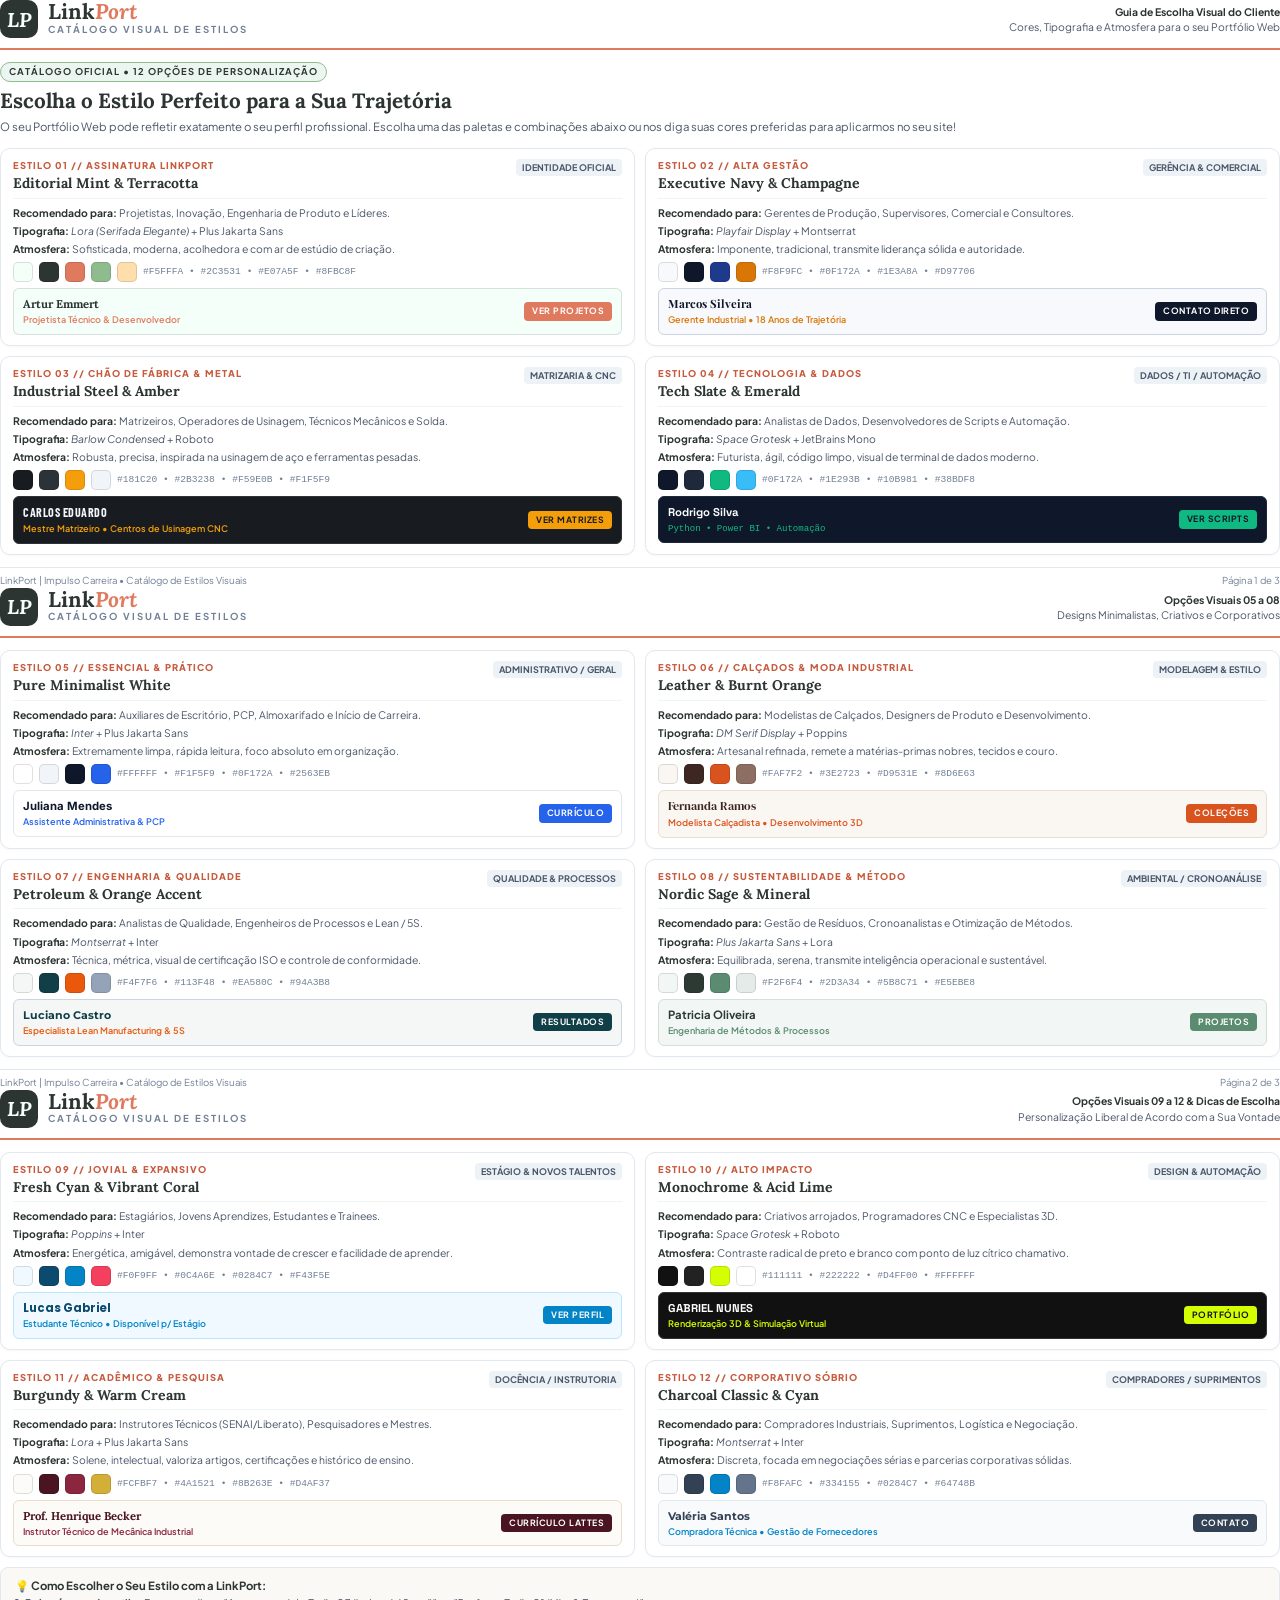
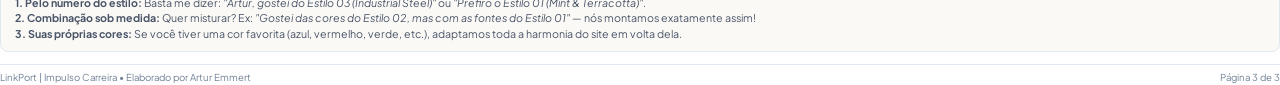
<file: documentos_pdf/catalogo-estilos-portfolios.html>
<!DOCTYPE html>
<html lang="pt-BR">
<head>
  <meta charset="UTF-8">
  <title>LinkPort | Catálogo Oficial de Estilos Visuais, Cores e Tipografias para Portfólio</title>
  <link rel="preconnect" href="https://fonts.googleapis.com">
  <link rel="preconnect" href="https://fonts.gstatic.com" crossorigin>
  <link href="https://fonts.googleapis.com/css2?family=Lora:ital,wght@0,500;0,600;0,700;1,400&family=Plus+Jakarta+Sans:wght@400;500;600;700;800&family=Playfair+Display:ital,wght@0,600;0,700;1,400&family=Montserrat:wght@400;600;700&family=Space+Grotesk:wght@500;700&family=Inter:wght@400;600;700&family=JetBrains+Mono:wght@400;600&family=DM+Serif+Display&family=Poppins:wght@400;500;600&family=Barlow+Condensed:wght@600;700&family=Roboto:wght@400;500;700&display=swap" rel="stylesheet">
  <style>
    @page {
      size: A4;
      margin: 12mm 14mm 12mm 14mm;
    }
    * {
      box-sizing: border-box;
      margin: 0;
      padding: 0;
      -webkit-print-color-adjust: exact !important;
      print-color-adjust: exact !important;
    }
    body {
      font-family: 'Plus Jakarta Sans', sans-serif;
      color: #2C3531;
      background: #FFFFFF;
      font-size: 8.8pt;
      line-height: 1.45;
    }
    .header {
      display: flex;
      justify-content: space-between;
      align-items: center;
      border-bottom: 2px solid #E07A5F;
      padding-bottom: 10px;
      margin-bottom: 12px;
    }
    .brand-box {
      display: flex;
      align-items: center;
      gap: 10px;
    }
    .brand-logo {
      width: 38px;
      height: 38px;
      border-radius: 10px;
      background: #2C3531;
      color: #F5FFFA;
      display: flex;
      align-items: center;
      justify-content: center;
      font-family: 'Lora', serif;
      font-style: italic;
      font-size: 15pt;
      font-weight: 700;
    }
    .brand-title {
      font-family: 'Lora', serif;
      font-size: 16pt;
      font-weight: 700;
      color: #2C3531;
      line-height: 1;
    }
    .brand-title span {
      color: #E07A5F;
      font-style: italic;
    }
    .brand-sub {
      font-size: 7.2pt;
      text-transform: uppercase;
      letter-spacing: 2px;
      color: #718096;
      font-weight: 700;
    }
    .header-meta {
      text-align: right;
      font-size: 7.8pt;
      color: #4A5568;
    }
    .header-meta strong {
      color: #2C3531;
    }

    .doc-badge {
      display: inline-block;
      background: #ECF6F1;
      border: 1px solid #8FBC8F;
      color: #2C3531;
      padding: 2px 8px;
      border-radius: 99px;
      font-size: 7pt;
      font-weight: 700;
      text-transform: uppercase;
      letter-spacing: 1px;
      margin-bottom: 4px;
    }
    h1 {
      font-family: 'Lora', serif;
      font-size: 15.5pt;
      color: #2C3531;
      margin-bottom: 4px;
    }
    .lead {
      color: #4A5568;
      font-size: 8.5pt;
      margin-bottom: 12px;
    }

    /* Grid dos Estilos: 2 por linha */
    .styles-grid {
      display: grid;
      grid-template-columns: repeat(2, 1fr);
      gap: 10px;
    }

    .style-card {
      border: 1px solid #E2E8F0;
      border-radius: 10px;
      padding: 10px 12px;
      background: #FFFFFF;
      box-shadow: 0 1px 3px rgba(0,0,0,0.03);
      page-break-inside: avoid;
    }
    .style-header {
      display: flex;
      justify-content: space-between;
      align-items: flex-start;
      margin-bottom: 6px;
      border-bottom: 1px solid #F0F4F2;
      padding-bottom: 4px;
    }
    .style-num {
      font-size: 7pt;
      font-weight: 800;
      text-transform: uppercase;
      letter-spacing: 1px;
      color: #C85A3D;
    }
    .style-name {
      font-family: 'Lora', serif;
      font-size: 10.5pt;
      font-weight: 700;
      color: #2C3531;
      margin-top: 1px;
    }
    .style-tag {
      font-size: 6.8pt;
      padding: 2px 6px;
      border-radius: 4px;
      font-weight: 700;
      text-transform: uppercase;
      background: #EDF2F7;
      color: #4A5568;
    }

    .palette-row {
      display: flex;
      align-items: center;
      gap: 6px;
      margin: 6px 0;
    }
    .swatch {
      width: 20px;
      height: 20px;
      border-radius: 5px;
      border: 1px solid rgba(0,0,0,0.12);
      flex-shrink: 0;
    }
    .swatch-info {
      font-size: 7.2pt;
      color: #718096;
      font-family: monospace;
    }

    .info-line {
      font-size: 7.8pt;
      color: #4A5568;
      margin-bottom: 3px;
    }
    .info-line strong {
      color: #2C3531;
    }

    /* Mini Preview do Estilo */
    .mini-preview {
      border-radius: 6px;
      padding: 7px 9px;
      margin-top: 6px;
      font-size: 7.5pt;
      border: 1px solid rgba(0,0,0,0.08);
      display: flex;
      justify-content: space-between;
      align-items: center;
    }
    .preview-btn {
      font-size: 6.5pt;
      font-weight: 700;
      padding: 3px 8px;
      border-radius: 4px;
      text-transform: uppercase;
      letter-spacing: 0.5px;
    }

    .footer {
      border-top: 1px solid #E2E8F0;
      margin-top: 12px;
      padding-top: 6px;
      display: flex;
      justify-content: space-between;
      align-items: center;
      font-size: 7.2pt;
      color: #718096;
    }
    .page-break {
      page-break-after: always;
    }
  </style>
</head>
<body>

  <!-- PÁGINA 1: ESTILOS 01 A 04 -->
  <div class="header">
    <div class="brand-box">
      <div class="brand-logo">LP</div>
      <div>
        <div class="brand-title">Link<span>Port</span></div>
        <div class="brand-sub">Catálogo Visual de Estilos</div>
      </div>
    </div>
    <div class="header-meta">
      <strong>Guia de Escolha Visual do Cliente</strong><br>
      Cores, Tipografia e Atmosfera para o seu Portfólio Web
    </div>
  </div>

  <span class="doc-badge">Catálogo Oficial • 12 Opções de Personalização</span>
  <h1>Escolha o Estilo Perfeito para a Sua Trajetória</h1>
  <p class="lead">
    O seu Portfólio Web pode refletir exatamente o seu perfil profissional. Escolha uma das paletas e combinações abaixo ou nos diga suas cores preferidas para aplicarmos no seu site!
  </p>

  <div class="styles-grid">
    <!-- Estilo 01 -->
    <div class="style-card">
      <div class="style-header">
        <div>
          <div class="style-num">Estilo 01 // Assinatura LinkPort</div>
          <div class="style-name">Editorial Mint & Terracotta</div>
        </div>
        <span class="style-tag">Identidade Oficial</span>
      </div>
      <div class="info-line"><strong>Recomendado para:</strong> Projetistas, Inovação, Engenharia de Produto e Líderes.</div>
      <div class="info-line"><strong>Tipografia:</strong> <em>Lora (Serifada Elegante)</em> + Plus Jakarta Sans</div>
      <div class="info-line"><strong>Atmosfera:</strong> Sofisticada, moderna, acolhedora e com ar de estúdio de criação.</div>
      
      <div class="palette-row">
        <div class="swatch" style="background: #F5FFFA;" title="Fundo MintCream"></div>
        <div class="swatch" style="background: #2C3531;" title="Texto Charcoal"></div>
        <div class="swatch" style="background: #E07A5F;" title="Acento Terracotta"></div>
        <div class="swatch" style="background: #8FBC8F;" title="Detalhe Sage"></div>
        <div class="swatch" style="background: #FFDEAD;" title="Destaque Navajo"></div>
        <div class="swatch-info">#F5FFFA • #2C3531 • #E07A5F • #8FBC8F</div>
      </div>

      <div class="mini-preview" style="background: #F5FFFA; color: #2C3531; border-color: rgba(44,53,49,0.15);">
        <div>
          <span style="font-family: 'Lora', serif; font-weight: 700; font-size: 8.5pt;">Artur Emmert</span><br>
          <span style="color: #E07A5F; font-size: 6.8pt; font-weight: 600;">Projetista Técnico & Desenvolvedor</span>
        </div>
        <div class="preview-btn" style="background: #E07A5F; color: white;">Ver Projetos</div>
      </div>
    </div>

    <!-- Estilo 02 -->
    <div class="style-card">
      <div class="style-header">
        <div>
          <div class="style-num">Estilo 02 // Alta Gestão</div>
          <div class="style-name">Executive Navy & Champagne</div>
        </div>
        <span class="style-tag">Gerência & Comercial</span>
      </div>
      <div class="info-line"><strong>Recomendado para:</strong> Gerentes de Produção, Supervisores, Comercial e Consultores.</div>
      <div class="info-line"><strong>Tipografia:</strong> <em>Playfair Display</em> + Montserrat</div>
      <div class="info-line"><strong>Atmosfera:</strong> Imponente, tradicional, transmite liderança sólida e autoridade.</div>

      <div class="palette-row">
        <div class="swatch" style="background: #F8F9FC;" title="Fundo Ice Blue"></div>
        <div class="swatch" style="background: #0F172A;" title="Azul Marinho Profundo"></div>
        <div class="swatch" style="background: #1E3A8A;" title="Azul Royal Clássico"></div>
        <div class="swatch" style="background: #D97706;" title="Dourado Champagne"></div>
        <div class="swatch-info">#F8F9FC • #0F172A • #1E3A8A • #D97706</div>
      </div>

      <div class="mini-preview" style="background: #F8F9FC; color: #0F172A; border-color: #CBD5E1;">
        <div>
          <span style="font-family: 'Playfair Display', serif; font-weight: 700; font-size: 8.5pt;">Marcos Silveira</span><br>
          <span style="color: #D97706; font-size: 6.8pt; font-weight: 600;">Gerente Industrial • 18 Anos de Trajetória</span>
        </div>
        <div class="preview-btn" style="background: #0F172A; color: white;">Contato Direto</div>
      </div>
    </div>

    <!-- Estilo 03 -->
    <div class="style-card">
      <div class="style-header">
        <div>
          <div class="style-num">Estilo 03 // Chão de Fábrica & Metal</div>
          <div class="style-name">Industrial Steel & Amber</div>
        </div>
        <span class="style-tag">Matrizaria & CNC</span>
      </div>
      <div class="info-line"><strong>Recomendado para:</strong> Matrizeiros, Operadores de Usinagem, Técnicos Mecânicos e Solda.</div>
      <div class="info-line"><strong>Tipografia:</strong> <em>Barlow Condensed</em> + Roboto</div>
      <div class="info-line"><strong>Atmosfera:</strong> Robusta, precisa, inspirada na usinagem de aço e ferramentas pesadas.</div>

      <div class="palette-row">
        <div class="swatch" style="background: #181C20;" title="Grafite Metal"></div>
        <div class="swatch" style="background: #2B3238;" title="Aço Escovado"></div>
        <div class="swatch" style="background: #F59E0B;" title="Âmbar Industrial"></div>
        <div class="swatch" style="background: #F1F5F9;" title="Texto Claro"></div>
        <div class="swatch-info">#181C20 • #2B3238 • #F59E0B • #F1F5F9</div>
      </div>

      <div class="mini-preview" style="background: #181C20; color: #F1F5F9; border-color: #2B3238;">
        <div>
          <span style="font-family: 'Barlow Condensed', sans-serif; font-weight: 700; font-size: 9pt; letter-spacing: 0.5px;">CARLOS EDUARDO</span><br>
          <span style="color: #F59E0B; font-size: 6.8pt; font-weight: 600;">Mestre Matrizeiro • Centros de Usinagem CNC</span>
        </div>
        <div class="preview-btn" style="background: #F59E0B; color: #181C20;">Ver Matrizes</div>
      </div>
    </div>

    <!-- Estilo 04 -->
    <div class="style-card">
      <div class="style-header">
        <div>
          <div class="style-num">Estilo 04 // Tecnologia & Dados</div>
          <div class="style-name">Tech Slate & Emerald</div>
        </div>
        <span class="style-tag">Dados / TI / Automação</span>
      </div>
      <div class="info-line"><strong>Recomendado para:</strong> Analistas de Dados, Desenvolvedores de Scripts e Automação.</div>
      <div class="info-line"><strong>Tipografia:</strong> <em>Space Grotesk</em> + JetBrains Mono</div>
      <div class="info-line"><strong>Atmosfera:</strong> Futurista, ágil, código limpo, visual de terminal de dados moderno.</div>

      <div class="palette-row">
        <div class="swatch" style="background: #0F172A;" title="Slate Black"></div>
        <div class="swatch" style="background: #1E293B;" title="Card Slate"></div>
        <div class="swatch" style="background: #10B981;" title="Verde Esmeralda"></div>
        <div class="swatch" style="background: #38BDF8;" title="Ciano Tech"></div>
        <div class="swatch-info">#0F172A • #1E293B • #10B981 • #38BDF8</div>
      </div>

      <div class="mini-preview" style="background: #0F172A; color: #F8FAFC; border-color: #1E293B;">
        <div>
          <span style="font-family: 'Space Grotesk', sans-serif; font-weight: 700; font-size: 8.5pt;">Rodrigo Silva</span><br>
          <span style="color: #10B981; font-family: monospace; font-size: 6.8pt;">Python • Power BI • Automação</span>
        </div>
        <div class="preview-btn" style="background: #10B981; color: #0F172A;">Ver Scripts</div>
      </div>
    </div>
  </div>

  <div class="footer">
    <div>LinkPort | Impulso Carreira • Catálogo de Estilos Visuais</div>
    <div>Página 1 de 3</div>
  </div>

  <div class="page-break"></div>

  <!-- PÁGINA 2: ESTILOS 05 A 08 -->
  <div class="header">
    <div class="brand-box">
      <div class="brand-logo">LP</div>
      <div>
        <div class="brand-title">Link<span>Port</span></div>
        <div class="brand-sub">Catálogo Visual de Estilos</div>
      </div>
    </div>
    <div class="header-meta">
      <strong>Opções Visuais 05 a 08</strong><br>
      Designs Minimalistas, Criativos e Corporativos
    </div>
  </div>

  <div class="styles-grid">
    <!-- Estilo 05 -->
    <div class="style-card">
      <div class="style-header">
        <div>
          <div class="style-num">Estilo 05 // Essencial & Prático</div>
          <div class="style-name">Pure Minimalist White</div>
        </div>
        <span class="style-tag">Administrativo / Geral</span>
      </div>
      <div class="info-line"><strong>Recomendado para:</strong> Auxiliares de Escritório, PCP, Almoxarifado e Início de Carreira.</div>
      <div class="info-line"><strong>Tipografia:</strong> <em>Inter</em> + Plus Jakarta Sans</div>
      <div class="info-line"><strong>Atmosfera:</strong> Extremamente limpa, rápida leitura, foco absoluto em organização.</div>

      <div class="palette-row">
        <div class="swatch" style="background: #FFFFFF;" title="Branco"></div>
        <div class="swatch" style="background: #F1F5F9;" title="Cinza Suave"></div>
        <div class="swatch" style="background: #0F172A;" title="Preto Puro"></div>
        <div class="swatch" style="background: #2563EB;" title="Azul Real"></div>
        <div class="swatch-info">#FFFFFF • #F1F5F9 • #0F172A • #2563EB</div>
      </div>

      <div class="mini-preview" style="background: #FFFFFF; color: #0F172A; border-color: #E2E8F0;">
        <div>
          <span style="font-family: 'Inter', sans-serif; font-weight: 700; font-size: 8.5pt;">Juliana Mendes</span><br>
          <span style="color: #2563EB; font-size: 6.8pt; font-weight: 600;">Assistente Administrativa & PCP</span>
        </div>
        <div class="preview-btn" style="background: #2563EB; color: white;">Currículo</div>
      </div>
    </div>

    <!-- Estilo 06 -->
    <div class="style-card">
      <div class="style-header">
        <div>
          <div class="style-num">Estilo 06 // Calçados & Moda Industrial</div>
          <div class="style-name">Leather & Burnt Orange</div>
        </div>
        <span class="style-tag">Modelagem & Estilo</span>
      </div>
      <div class="info-line"><strong>Recomendado para:</strong> Modelistas de Calçados, Designers de Produto e Desenvolvimento.</div>
      <div class="info-line"><strong>Tipografia:</strong> <em>DM Serif Display</em> + Poppins</div>
      <div class="info-line"><strong>Atmosfera:</strong> Artesanal refinada, remete a matérias-primas nobres, tecidos e couro.</div>

      <div class="palette-row">
        <div class="swatch" style="background: #FAF7F2;" title="Areia / Linho"></div>
        <div class="swatch" style="background: #3E2723;" title="Café Couro"></div>
        <div class="swatch" style="background: #D9531E;" title="Laranja Queimado"></div>
        <div class="swatch" style="background: #8D6E63;" title="Argila Suave"></div>
        <div class="swatch-info">#FAF7F2 • #3E2723 • #D9531E • #8D6E63</div>
      </div>

      <div class="mini-preview" style="background: #FAF7F2; color: #3E2723; border-color: #E7E0D3;">
        <div>
          <span style="font-family: 'DM Serif Display', serif; font-size: 9pt;">Fernanda Ramos</span><br>
          <span style="color: #D9531E; font-size: 6.8pt; font-weight: 600;">Modelista Calçadista • Desenvolvimento 3D</span>
        </div>
        <div class="preview-btn" style="background: #D9531E; color: white;">Coleções</div>
      </div>
    </div>

    <!-- Estilo 07 -->
    <div class="style-card">
      <div class="style-header">
        <div>
          <div class="style-num">Estilo 07 // Engenharia & Qualidade</div>
          <div class="style-name">Petroleum & Orange Accent</div>
        </div>
        <span class="style-tag">Qualidade & Processos</span>
      </div>
      <div class="info-line"><strong>Recomendado para:</strong> Analistas de Qualidade, Engenheiros de Processos e Lean / 5S.</div>
      <div class="info-line"><strong>Tipografia:</strong> <em>Montserrat</em> + Inter</div>
      <div class="info-line"><strong>Atmosfera:</strong> Técnica, métrica, visual de certificação ISO e controle de conformidade.</div>

      <div class="palette-row">
        <div class="swatch" style="background: #F4F7F6;" title="Fundo Neutro"></div>
        <div class="swatch" style="background: #113F48;" title="Azul Petróleo"></div>
        <div class="swatch" style="background: #EA580C;" title="Laranja Alerta"></div>
        <div class="swatch" style="background: #94A3B8;" title="Cinza Suporte"></div>
        <div class="swatch-info">#F4F7F6 • #113F48 • #EA580C • #94A3B8</div>
      </div>

      <div class="mini-preview" style="background: #F4F7F6; color: #113F48; border-color: #CBD5E1;">
        <div>
          <span style="font-family: 'Montserrat', sans-serif; font-weight: 700; font-size: 8.5pt;">Luciano Castro</span><br>
          <span style="color: #EA580C; font-size: 6.8pt; font-weight: 600;">Especialista Lean Manufacturing & 5S</span>
        </div>
        <div class="preview-btn" style="background: #113F48; color: white;">Resultados</div>
      </div>
    </div>

    <!-- Estilo 08 -->
    <div class="style-card">
      <div class="style-header">
        <div>
          <div class="style-num">Estilo 08 // Sustentabilidade & Método</div>
          <div class="style-name">Nordic Sage & Mineral</div>
        </div>
        <span class="style-tag">Ambiental / Cronoanálise</span>
      </div>
      <div class="info-line"><strong>Recomendado para:</strong> Gestão de Resíduos, Cronoanalistas e Otimização de Métodos.</div>
      <div class="info-line"><strong>Tipografia:</strong> <em>Plus Jakarta Sans</em> + Lora</div>
      <div class="info-line"><strong>Atmosfera:</strong> Equilibrada, serena, transmite inteligência operacional e sustentável.</div>

      <div class="palette-row">
        <div class="swatch" style="background: #F2F6F4;" title="Verde Névoa"></div>
        <div class="swatch" style="background: #2D3A34;" title="Verde Escuro Grafite"></div>
        <div class="swatch" style="background: #5B8C71;" title="Sálvia Floresta"></div>
        <div class="swatch" style="background: #E5EBE8;" title="Cinza Mineral"></div>
        <div class="swatch-info">#F2F6F4 • #2D3A34 • #5B8C71 • #E5EBE8</div>
      </div>

      <div class="mini-preview" style="background: #F2F6F4; color: #2D3A34; border-color: #D3E0D8;">
        <div>
          <span style="font-weight: 700; font-size: 8.5pt;">Patricia Oliveira</span><br>
          <span style="color: #5B8C71; font-size: 6.8pt; font-weight: 600;">Engenharia de Métodos & Processos</span>
        </div>
        <div class="preview-btn" style="background: #5B8C71; color: white;">Projetos</div>
      </div>
    </div>
  </div>

  <div class="footer">
    <div>LinkPort | Impulso Carreira • Catálogo de Estilos Visuais</div>
    <div>Página 2 de 3</div>
  </div>

  <div class="page-break"></div>

  <!-- PÁGINA 3: ESTILOS 09 A 12 + GUIA DE COMBINAÇÃO -->
  <div class="header">
    <div class="brand-box">
      <div class="brand-logo">LP</div>
      <div>
        <div class="brand-title">Link<span>Port</span></div>
        <div class="brand-sub">Catálogo Visual de Estilos</div>
      </div>
    </div>
    <div class="header-meta">
      <strong>Opções Visuais 09 a 12 & Dicas de Escolha</strong><br>
      Personalização Liberal de Acordo com a Sua Vontade
    </div>
  </div>

  <div class="styles-grid">
    <!-- Estilo 09 -->
    <div class="style-card">
      <div class="style-header">
        <div>
          <div class="style-num">Estilo 09 // Jovial & Expansivo</div>
          <div class="style-name">Fresh Cyan & Vibrant Coral</div>
        </div>
        <span class="style-tag">Estágio & Novos Talentos</span>
      </div>
      <div class="info-line"><strong>Recomendado para:</strong> Estagiários, Jovens Aprendizes, Estudantes e Trainees.</div>
      <div class="info-line"><strong>Tipografia:</strong> <em>Poppins</em> + Inter</div>
      <div class="info-line"><strong>Atmosfera:</strong> Energética, amigável, demonstra vontade de crescer e facilidade de aprender.</div>

      <div class="palette-row">
        <div class="swatch" style="background: #F0F9FF;" title="Céu Claro"></div>
        <div class="swatch" style="background: #0C4A6E;" title="Azul Mar"></div>
        <div class="swatch" style="background: #0284C7;" title="Azul Vibrante"></div>
        <div class="swatch" style="background: #F43F5E;" title="Coral Energético"></div>
        <div class="swatch-info">#F0F9FF • #0C4A6E • #0284C7 • #F43F5E</div>
      </div>

      <div class="mini-preview" style="background: #F0F9FF; color: #0C4A6E; border-color: #BAE6FD;">
        <div>
          <span style="font-family: 'Poppins', sans-serif; font-weight: 700; font-size: 8.5pt;">Lucas Gabriel</span><br>
          <span style="color: #0284C7; font-size: 6.8pt; font-weight: 600;">Estudante Técnico • Disponível p/ Estágio</span>
        </div>
        <div class="preview-btn" style="background: #0284C7; color: white;">Ver Perfil</div>
      </div>
    </div>

    <!-- Estilo 10 -->
    <div class="style-card">
      <div class="style-header">
        <div>
          <div class="style-num">Estilo 10 // Alto Impacto</div>
          <div class="style-name">Monochrome & Acid Lime</div>
        </div>
        <span class="style-tag">Design & Automação</span>
      </div>
      <div class="info-line"><strong>Recomendado para:</strong> Criativos arrojados, Programadores CNC e Especialistas 3D.</div>
      <div class="info-line"><strong>Tipografia:</strong> <em>Space Grotesk</em> + Roboto</div>
      <div class="info-line"><strong>Atmosfera:</strong> Contraste radical de preto e branco com ponto de luz cítrico chamativo.</div>

      <div class="palette-row">
        <div class="swatch" style="background: #111111;" title="Preto Puro"></div>
        <div class="swatch" style="background: #222222;" title="Cinza Escuro"></div>
        <div class="swatch" style="background: #D4FF00;" title="Lima Cítrico"></div>
        <div class="swatch" style="background: #FFFFFF;" title="Branco"></div>
        <div class="swatch-info">#111111 • #222222 • #D4FF00 • #FFFFFF</div>
      </div>

      <div class="mini-preview" style="background: #111111; color: #FFFFFF; border-color: #333333;">
        <div>
          <span style="font-family: 'Space Grotesk', sans-serif; font-weight: 700; font-size: 8.5pt;">GABRIEL NUNES</span><br>
          <span style="color: #D4FF00; font-size: 6.8pt; font-weight: 600;">Renderização 3D & Simulação Virtual</span>
        </div>
        <div class="preview-btn" style="background: #D4FF00; color: #111111;">Portfólio</div>
      </div>
    </div>

    <!-- Estilo 11 -->
    <div class="style-card">
      <div class="style-header">
        <div>
          <div class="style-num">Estilo 11 // Acadêmico & Pesquisa</div>
          <div class="style-name">Burgundy & Warm Cream</div>
        </div>
        <span class="style-tag">Docência / Instrutoria</span>
      </div>
      <div class="info-line"><strong>Recomendado para:</strong> Instrutores Técnicos (SENAI/Liberato), Pesquisadores e Mestres.</div>
      <div class="info-line"><strong>Tipografia:</strong> <em>Lora</em> + Plus Jakarta Sans</div>
      <div class="info-line"><strong>Atmosfera:</strong> Solene, intelectual, valoriza artigos, certificações e histórico de ensino.</div>

      <div class="palette-row">
        <div class="swatch" style="background: #FCFBF7;" title="Creme Quente"></div>
        <div class="swatch" style="background: #4A1521;" title="Bordô Vinho"></div>
        <div class="swatch" style="background: #8B263E;" title="Vinho Claro"></div>
        <div class="swatch" style="background: #D4AF37;" title="Dourado Velho"></div>
        <div class="swatch-info">#FCFBF7 • #4A1521 • #8B263E • #D4AF37</div>
      </div>

      <div class="mini-preview" style="background: #FCFBF7; color: #4A1521; border-color: #EBDDC8;">
        <div>
          <span style="font-family: 'Lora', serif; font-weight: 700; font-size: 8.5pt;">Prof. Henrique Becker</span><br>
          <span style="color: #8B263E; font-size: 6.8pt; font-weight: 600;">Instrutor Técnico de Mecânica Industrial</span>
        </div>
        <div class="preview-btn" style="background: #4A1521; color: white;">Currículo Lattes</div>
      </div>
    </div>

    <!-- Estilo 12 -->
    <div class="style-card">
      <div class="style-header">
        <div>
          <div class="style-num">Estilo 12 // Corporativo Sóbrio</div>
          <div class="style-name">Charcoal Classic & Cyan</div>
        </div>
        <span class="style-tag">Compradores / Suprimentos</span>
      </div>
      <div class="info-line"><strong>Recomendado para:</strong> Compradores Industriais, Suprimentos, Logística e Negociação.</div>
      <div class="info-line"><strong>Tipografia:</strong> <em>Montserrat</em> + Inter</div>
      <div class="info-line"><strong>Atmosfera:</strong> Discreta, focada em negociações sérias e parcerias corporativas sólidas.</div>

      <div class="palette-row">
        <div class="swatch" style="background: #F8FAFC;" title="Cinza Claro"></div>
        <div class="swatch" style="background: #334155;" title="Ardósia Escura"></div>
        <div class="swatch" style="background: #0284C7;" title="Ciano Corporativo"></div>
        <div class="swatch" style="background: #64748B;" title="Cinza Médio"></div>
        <div class="swatch-info">#F8FAFC • #334155 • #0284C7 • #64748B</div>
      </div>

      <div class="mini-preview" style="background: #F8FAFC; color: #334155; border-color: #E2E8F0;">
        <div>
          <span style="font-family: 'Montserrat', sans-serif; font-weight: 700; font-size: 8.5pt;">Valéria Santos</span><br>
          <span style="color: #0284C7; font-size: 6.8pt; font-weight: 600;">Compradora Técnica • Gestão de Fornecedores</span>
        </div>
        <div class="preview-btn" style="background: #334155; color: white;">Contato</div>
      </div>
    </div>
  </div>

  <!-- GUIA DE ESCOLHA PRÁTICA -->
  <div style="background: #FAF9F6; border: 1px solid #E2E8F0; border-radius: 8px; padding: 10px 14px; margin-top: 10px; font-size: 8pt; color: #4A5568;">
    <strong style="color: #2C3531; font-size: 8.5pt;">💡 Como Escolher o Seu Estilo com a LinkPort:</strong><br>
    <strong>1. Pelo número do estilo:</strong> Basta me dizer: <em>"Artur, gostei do Estilo 03 (Industrial Steel)"</em> ou <em>"Prefiro o Estilo 01 (Mint & Terracotta)"</em>.<br>
    <strong>2. Combinação sob medida:</strong> Quer misturar? Ex: <em>"Gostei das cores do Estilo 02, mas com as fontes do Estilo 01"</em> — nós montamos exatamente assim!<br>
    <strong>3. Suas próprias cores:</strong> Se você tiver uma cor favorita (azul, vermelho, verde, etc.), adaptamos toda a harmonia do site em volta dela.
  </div>

  <div class="footer">
    <div>LinkPort | Impulso Carreira • Elaborado por Artur Emmert</div>
    <div>Página 3 de 3</div>
  </div>

</body>
</html>
</file>
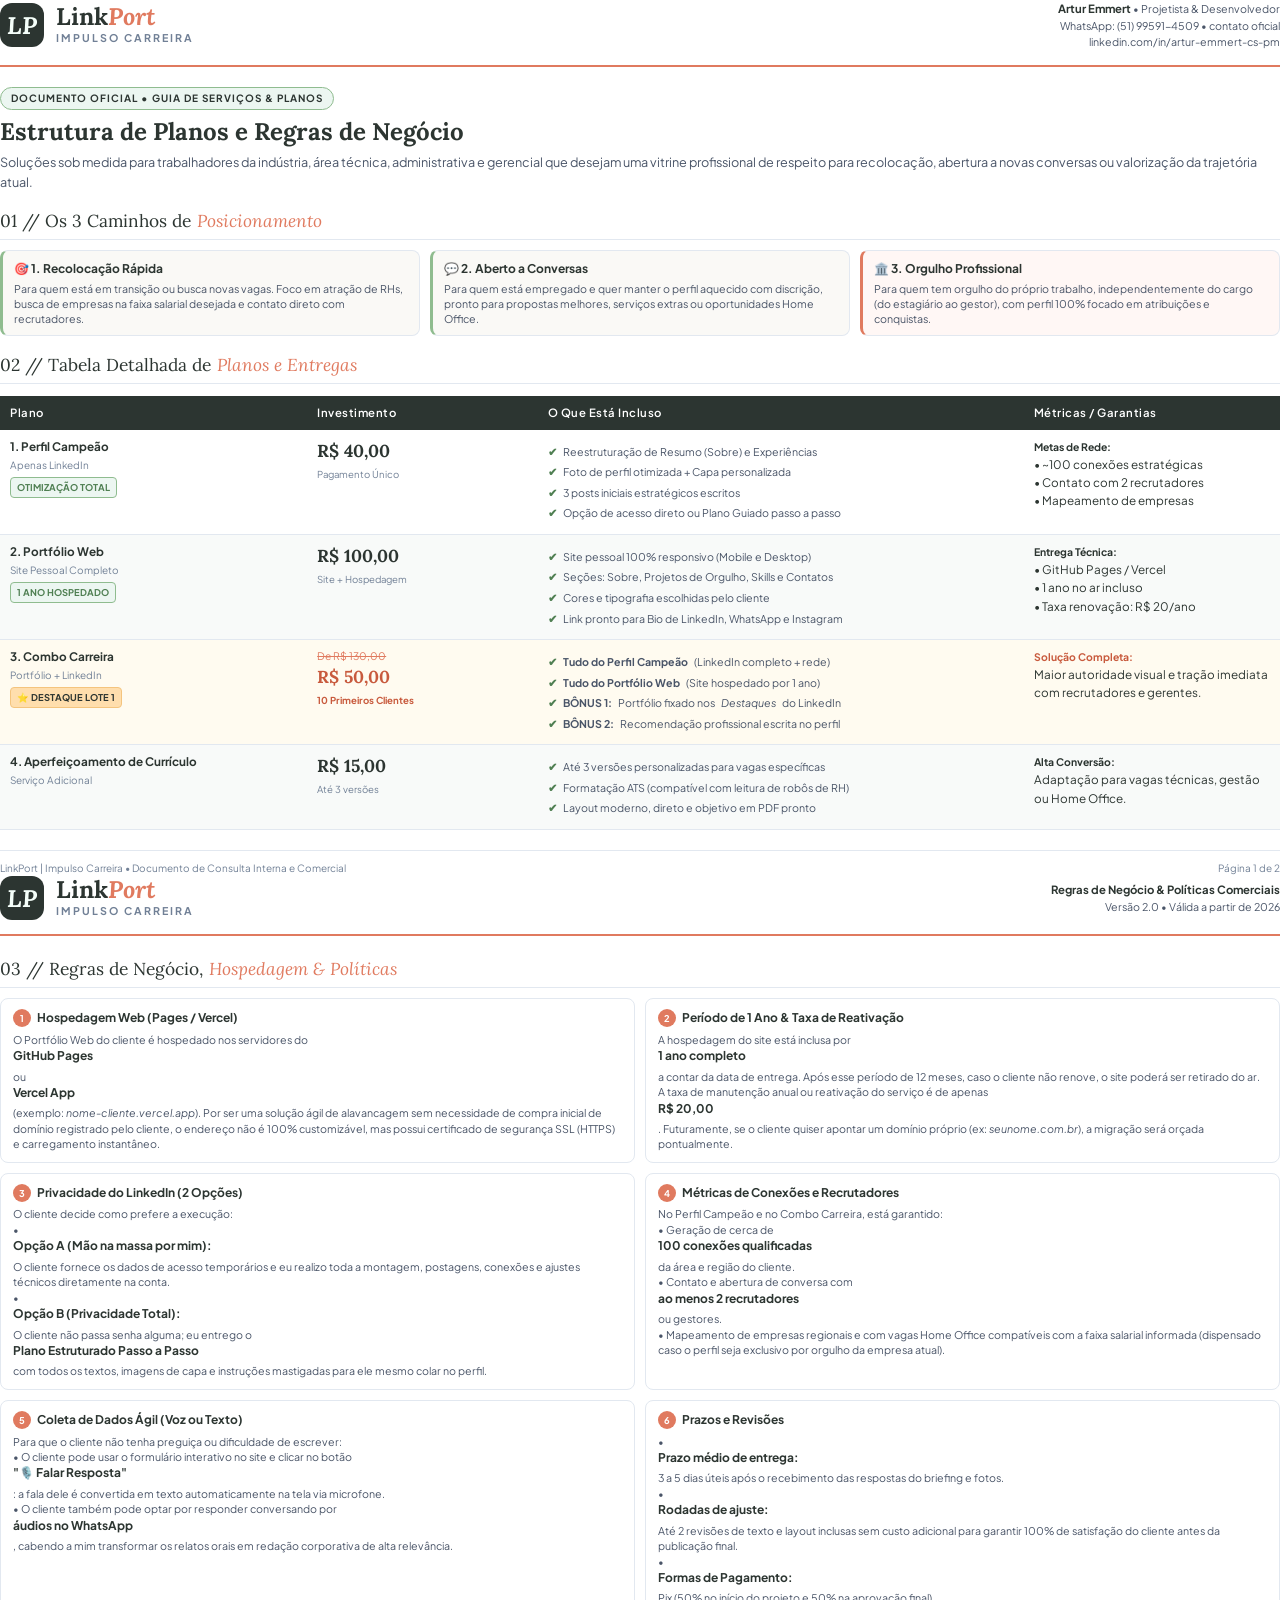
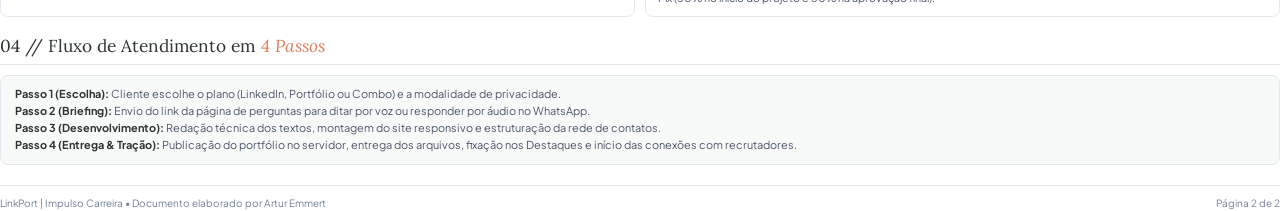
<file: documentos_pdf/guia-planos-regras.html>
<!DOCTYPE html>
<html lang="pt-BR">
<head>
  <meta charset="UTF-8">
  <title>LinkPort | Guia Oficial de Planos, Serviços e Regras de Negócio</title>
  <link rel="preconnect" href="https://fonts.googleapis.com">
  <link rel="preconnect" href="https://fonts.gstatic.com" crossorigin>
  <link href="https://fonts.googleapis.com/css2?family=Lora:ital,wght@0,500;0,600;0,700;1,400;1,600&family=Plus+Jakarta+Sans:wght@400;500;600;700;800&display=swap" rel="stylesheet">
  <style>
    @page {
      size: A4;
      margin: 15mm 15mm 15mm 15mm;
    }
    * {
      box-sizing: border-box;
      margin: 0;
      padding: 0;
      -webkit-print-color-adjust: exact !important;
      print-color-adjust: exact !important;
    }
    body {
      font-family: 'Plus Jakarta Sans', sans-serif;
      color: #2C3531;
      background: #FFFFFF;
      font-size: 9.8pt;
      line-height: 1.55;
    }
    .serif {
      font-family: 'Lora', Georgia, serif;
    }
    .header {
      display: flex;
      justify-content: space-between;
      align-items: center;
      border-bottom: 2px solid #E07A5F;
      padding-bottom: 14px;
      margin-bottom: 20px;
    }
    .brand-box {
      display: flex;
      align-items: center;
      gap: 12px;
    }
    .brand-logo {
      width: 44px;
      height: 44px;
      border-radius: 12px;
      background: #2C3531;
      color: #F5FFFA;
      display: flex;
      align-items: center;
      justify-content: center;
      font-family: 'Lora', serif;
      font-style: italic;
      font-size: 18pt;
      font-weight: 700;
    }
    .brand-title {
      font-family: 'Lora', serif;
      font-size: 18pt;
      font-weight: 700;
      color: #2C3531;
      line-height: 1.1;
    }
    .brand-title span {
      color: #E07A5F;
      font-style: italic;
    }
    .brand-sub {
      font-size: 8pt;
      text-transform: uppercase;
      letter-spacing: 2px;
      color: #718096;
      font-weight: 700;
    }
    .header-meta {
      text-align: right;
      font-size: 8pt;
      color: #4A5568;
    }
    .header-meta strong {
      color: #2C3531;
      font-size: 8.5pt;
    }

    .doc-badge {
      display: inline-block;
      background: #ECF6F1;
      border: 1px solid #8FBC8F;
      color: #2C3531;
      padding: 3px 10px;
      border-radius: 99px;
      font-size: 7.5pt;
      font-weight: 700;
      text-transform: uppercase;
      letter-spacing: 1px;
      margin-bottom: 8px;
    }
    h1 {
      font-family: 'Lora', serif;
      font-size: 18pt;
      color: #2C3531;
      margin-bottom: 6px;
      line-height: 1.2;
    }
    .lead {
      color: #4A5568;
      font-size: 9.5pt;
      margin-bottom: 16px;
    }

    .section-title {
      font-family: 'Lora', serif;
      font-size: 13pt;
      color: #2C3531;
      border-bottom: 1px solid #E2E8F0;
      padding-bottom: 4px;
      margin: 16px 0 10px 0;
      display: flex;
      align-items: center;
      gap: 6px;
    }
    .section-title span {
      color: #E07A5F;
      font-style: italic;
    }

    .caminhos-grid {
      display: grid;
      grid-template-columns: repeat(3, 1fr);
      gap: 10px;
      margin-bottom: 16px;
    }
    .caminho-card {
      background: #FAF9F6;
      border: 1px solid #E2E8F0;
      border-left: 3px solid #8FBC8F;
      padding: 9px 11px;
      border-radius: 8px;
    }
    .caminho-card.destaque {
      border-left-color: #E07A5F;
      background: #FFF7F5;
    }
    .caminho-title {
      font-weight: 700;
      font-size: 9pt;
      color: #2C3531;
      margin-bottom: 3px;
    }
    .caminho-desc {
      font-size: 8pt;
      color: #4A5568;
      line-height: 1.4;
    }

    /* Tabela de Planos */
    .plans-table {
      width: 100%;
      border-collapse: collapse;
      margin: 12px 0 16px 0;
      font-size: 8.8pt;
    }
    .plans-table th {
      background: #2C3531;
      color: #FFFFFF;
      padding: 8px 10px;
      text-align: left;
      font-weight: 600;
      font-size: 8.5pt;
      letter-spacing: 0.5px;
    }
    .plans-table td {
      border-bottom: 1px solid #E2E8F0;
      padding: 8px 10px;
      vertical-align: top;
    }
    .plans-table tr:nth-child(even) td {
      background: #F8FAF9;
    }
    .plan-tag {
      display: inline-block;
      font-size: 7pt;
      font-weight: 700;
      text-transform: uppercase;
      padding: 2px 6px;
      border-radius: 4px;
      margin-top: 3px;
    }
    .tag-gold {
      background: #FFDEAD;
      color: #2C3531;
      border: 1px solid #F4C47E;
    }
    .tag-sage {
      background: #ECF6F1;
      color: #4F7F52;
      border: 1px solid #8FBC8F;
    }
    .price-big {
      font-family: 'Lora', serif;
      font-size: 13pt;
      font-weight: 700;
      color: #2C3531;
    }
    .price-strike {
      font-size: 7.8pt;
      color: #E07A5F;
      text-decoration: line-through;
      display: block;
    }

    /* Regras de Negócio */
    .rules-grid {
      display: grid;
      grid-template-columns: repeat(2, 1fr);
      gap: 10px;
      margin-top: 8px;
    }
    .rule-card {
      border: 1px solid #E2E8F0;
      border-radius: 8px;
      padding: 10px 12px;
      background: #FFFFFF;
    }
    .rule-card strong {
      display: flex;
      align-items: center;
      gap: 6px;
      color: #2C3531;
      font-size: 9pt;
      margin-bottom: 4px;
    }
    .rule-card p {
      font-size: 8pt;
      color: #4A5568;
      line-height: 1.45;
    }

    .badge-icon {
      width: 18px;
      height: 18px;
      border-radius: 50%;
      background: #E07A5F;
      color: white;
      display: inline-flex;
      align-items: center;
      justify-content: center;
      font-size: 7pt;
      font-weight: bold;
    }

    .checklist {
      list-style: none;
      margin-top: 6px;
    }
    .checklist li {
      font-size: 8pt;
      color: #4A5568;
      display: flex;
      align-items: flex-start;
      gap: 6px;
      margin-bottom: 4px;
    }
    .checklist li::before {
      content: "✔";
      color: #4F7F52;
      font-weight: bold;
    }

    .footer {
      border-top: 1px solid #E2E8F0;
      margin-top: 20px;
      padding-top: 10px;
      display: flex;
      justify-content: space-between;
      align-items: center;
      font-size: 7.5pt;
      color: #718096;
    }
    .page-break {
      page-break-after: always;
    }
  </style>
</head>
<body>

  <!-- PÁGINA 1: APRESENTAÇÃO, POSICIONAMENTO E TABELA DOS PLANOS -->
  <div class="header">
    <div class="brand-box">
      <div class="brand-logo">LP</div>
      <div>
        <div class="brand-title">Link<span>Port</span></div>
        <div class="brand-sub">Impulso Carreira</div>
      </div>
    </div>
    <div class="header-meta">
      <strong>Artur Emmert</strong> • Projetista & Desenvolvedor<br>
      WhatsApp: (51) 99591-4509 • contato oficial<br>
      linkedin.com/in/artur-emmert-cs-pm
    </div>
  </div>

  <span class="doc-badge">Documento Oficial • Guia de Serviços & Planos</span>
  <h1>Estrutura de Planos e Regras de Negócio</h1>
  <p class="lead">
    Soluções sob medida para trabalhadores da indústria, área técnica, administrativa e gerencial que desejam uma vitrine profissional de respeito para recolocação, abertura a novas conversas ou valorização da trajetória atual.
  </p>

  <div class="section-title">01 // Os 3 Caminhos de <span>Posicionamento</span></div>
  <div class="caminhos-grid">
    <div class="caminho-card">
      <div class="caminho-title">🎯 1. Recolocação Rápida</div>
      <div class="caminho-desc">
        Para quem está em transição ou busca novas vagas. Foco em atração de RHs, busca de empresas na faixa salarial desejada e contato direto com recrutadores.
      </div>
    </div>
    <div class="caminho-card">
      <div class="caminho-title">💬 2. Aberto a Conversas</div>
      <div class="caminho-desc">
        Para quem está empregado e quer manter o perfil aquecido com discrição, pronto para propostas melhores, serviços extras ou oportunidades Home Office.
      </div>
    </div>
    <div class="caminho-card destaque">
      <div class="caminho-title">🏛️ 3. Orgulho Profissional</div>
      <div class="caminho-desc">
        Para quem tem orgulho do próprio trabalho, independentemente do cargo (do estagiário ao gestor), com perfil 100% focado em atribuições e conquistas.
      </div>
    </div>
  </div>

  <div class="section-title">02 // Tabela Detalhada de <span>Planos e Entregas</span></div>
  <table class="plans-table">
    <thead>
      <tr>
        <th style="width: 24%;">Plano</th>
        <th style="width: 18%;">Investimento</th>
        <th style="width: 38%;">O Que Está Incluso</th>
        <th style="width: 20%;">Métricas / Garantias</th>
      </tr>
    </thead>
    <tbody>
      <tr>
        <td>
          <strong>1. Perfil Campeão</strong><br>
          <span style="font-size: 7.5pt; color: #718096;">Apenas LinkedIn</span><br>
          <span class="plan-tag tag-sage">Otimização Total</span>
        </td>
        <td>
          <span class="price-big">R$ 40,00</span><br>
          <span style="font-size: 7.2pt; color: #718096;">Pagamento Único</span>
        </td>
        <td>
          <ul class="checklist">
            <li>Reestruturação de Resumo (Sobre) e Experiências</li>
            <li>Foto de perfil otimizada + Capa personalizada</li>
            <li>3 posts iniciais estratégicos escritos</li>
            <li>Opção de acesso direto ou Plano Guiado passo a passo</li>
          </ul>
        </td>
        <td>
          <span style="font-size: 7.8pt; font-weight: 700; color: #2C3531;">Metas de Rede:</span><br>
          • ~100 conexões estratégicas<br>
          • Contato com 2 recrutadores<br>
          • Mapeamento de empresas
        </td>
      </tr>
      <tr>
        <td>
          <strong>2. Portfólio Web</strong><br>
          <span style="font-size: 7.5pt; color: #718096;">Site Pessoal Completo</span><br>
          <span class="plan-tag tag-sage">1 Ano Hospedado</span>
        </td>
        <td>
          <span class="price-big">R$ 100,00</span><br>
          <span style="font-size: 7.2pt; color: #718096;">Site + Hospedagem</span>
        </td>
        <td>
          <ul class="checklist">
            <li>Site pessoal 100% responsivo (Mobile e Desktop)</li>
            <li>Seções: Sobre, Projetos de Orgulho, Skills e Contatos</li>
            <li>Cores e tipografia escolhidas pelo cliente</li>
            <li>Link pronto para Bio de LinkedIn, WhatsApp e Instagram</li>
          </ul>
        </td>
        <td>
          <span style="font-size: 7.8pt; font-weight: 700; color: #2C3531;">Entrega Técnica:</span><br>
          • GitHub Pages / Vercel<br>
          • 1 ano no ar incluso<br>
          • Taxa renovação: R$ 20/ano
        </td>
      </tr>
      <tr style="background: #FFFBF0;">
        <td>
          <strong>3. Combo Carreira</strong><br>
          <span style="font-size: 7.5pt; color: #718096;">Portfólio + LinkedIn</span><br>
          <span class="plan-tag tag-gold">⭐ Destaque Lote 1</span>
        </td>
        <td>
          <span class="price-strike">De R$ 130,00</span>
          <span class="price-big" style="color: #C85A3D;">R$ 50,00</span><br>
          <span style="font-size: 7.2pt; color: #C85A3D; font-weight: 700;">10 Primeiros Clientes</span>
        </td>
        <td>
          <ul class="checklist">
            <li><strong>Tudo do Perfil Campeão</strong> (LinkedIn completo + rede)</li>
            <li><strong>Tudo do Portfólio Web</strong> (Site hospedado por 1 ano)</li>
            <li><strong>BÔNUS 1:</strong> Portfólio fixado nos <em>Destaques</em> do LinkedIn</li>
            <li><strong>BÔNUS 2:</strong> Recomendação profissional escrita no perfil</li>
          </ul>
        </td>
        <td>
          <span style="font-size: 7.8pt; font-weight: 700; color: #C85A3D;">Solução Completa:</span><br>
          Maior autoridade visual e tração imediata com recrutadores e gerentes.
        </td>
      </tr>
      <tr>
        <td>
          <strong>4. Aperfeiçoamento de Currículo</strong><br>
          <span style="font-size: 7.5pt; color: #718096;">Serviço Adicional</span>
        </td>
        <td>
          <span class="price-big">R$ 15,00</span><br>
          <span style="font-size: 7.2pt; color: #718096;">Até 3 versões</span>
        </td>
        <td>
          <ul class="checklist">
            <li>Até 3 versões personalizadas para vagas específicas</li>
            <li>Formatação ATS (compatível com leitura de robôs de RH)</li>
            <li>Layout moderno, direto e objetivo em PDF pronto</li>
          </ul>
        </td>
        <td>
          <span style="font-size: 7.8pt; font-weight: 700; color: #2C3531;">Alta Conversão:</span><br>
          Adaptação para vagas técnicas, gestão ou Home Office.
        </td>
      </tr>
    </tbody>
  </table>

  <div class="footer">
    <div>LinkPort | Impulso Carreira • Documento de Consulta Interna e Comercial</div>
    <div>Página 1 de 2</div>
  </div>

  <div class="page-break"></div>

  <!-- PÁGINA 2: REGRAS DE NEGÓCIO, POLÍTICAS E PROCESSO DE TRABALHO -->
  <div class="header">
    <div class="brand-box">
      <div class="brand-logo">LP</div>
      <div>
        <div class="brand-title">Link<span>Port</span></div>
        <div class="brand-sub">Impulso Carreira</div>
      </div>
    </div>
    <div class="header-meta">
      <strong>Regras de Negócio & Políticas Comerciais</strong><br>
      Versão 2.0 • Válida a partir de 2026
    </div>
  </div>

  <div class="section-title">03 // Regras de Negócio, <span>Hospedagem & Políticas</span></div>
  <div class="rules-grid">
    <div class="rule-card">
      <strong><span class="badge-icon">1</span> Hospedagem Web (Pages / Vercel)</strong>
      <p>
        O Portfólio Web do cliente é hospedado nos servidores do <strong>GitHub Pages</strong> ou <strong>Vercel App</strong> (exemplo: <em>nome-cliente.vercel.app</em>). Por ser uma solução ágil de alavancagem sem necessidade de compra inicial de domínio registrado pelo cliente, o endereço não é 100% customizável, mas possui certificado de segurança SSL (HTTPS) e carregamento instantâneo.
      </p>
    </div>

    <div class="rule-card">
      <strong><span class="badge-icon">2</span> Período de 1 Ano & Taxa de Reativação</strong>
      <p>
        A hospedagem do site está inclusa por <strong>1 ano completo</strong> a contar da data de entrega. Após esse período de 12 meses, caso o cliente não renove, o site poderá ser retirado do ar. A taxa de manutenção anual ou reativação do serviço é de apenas <strong>R$ 20,00</strong>. Futuramente, se o cliente quiser apontar um domínio próprio (ex: <em>seunome.com.br</em>), a migração será orçada pontualmente.
      </p>
    </div>

    <div class="rule-card">
      <strong><span class="badge-icon">3</span> Privacidade do LinkedIn (2 Opções)</strong>
      <p>
        O cliente decide como prefere a execução:
        <br>• <strong>Opção A (Mão na massa por mim):</strong> O cliente fornece os dados de acesso temporários e eu realizo toda a montagem, postagens, conexões e ajustes técnicos diretamente na conta.
        <br>• <strong>Opção B (Privacidade Total):</strong> O cliente não passa senha alguma; eu entrego o <strong>Plano Estruturado Passo a Passo</strong> com todos os textos, imagens de capa e instruções mastigadas para ele mesmo colar no perfil.
      </p>
    </div>

    <div class="rule-card">
      <strong><span class="badge-icon">4</span> Métricas de Conexões e Recrutadores</strong>
      <p>
        No Perfil Campeão e no Combo Carreira, está garantido:
        <br>• Geração de cerca de <strong>100 conexões qualificadas</strong> da área e região do cliente.
        <br>• Contato e abertura de conversa com <strong>ao menos 2 recrutadores</strong> ou gestores.
        <br>• Mapeamento de empresas regionais e com vagas Home Office compatíveis com a faixa salarial informada (dispensado caso o perfil seja exclusivo por orgulho da empresa atual).
      </p>
    </div>

    <div class="rule-card">
      <strong><span class="badge-icon">5</span> Coleta de Dados Ágil (Voz ou Texto)</strong>
      <p>
        Para que o cliente não tenha preguiça ou dificuldade de escrever:
        <br>• O cliente pode usar o formulário interativo no site e clicar no botão <strong>"🎙️ Falar Resposta"</strong>: a fala dele é convertida em texto automaticamente na tela via microfone.
        <br>• O cliente também pode optar por responder conversando por <strong>áudios no WhatsApp</strong>, cabendo a mim transformar os relatos orais em redação corporativa de alta relevância.
      </p>
    </div>

    <div class="rule-card">
      <strong><span class="badge-icon">6</span> Prazos e Revisões</strong>
      <p>
        • <strong>Prazo médio de entrega:</strong> 3 a 5 dias úteis após o recebimento das respostas do briefing e fotos.
        <br>• <strong>Rodadas de ajuste:</strong> Até 2 revisões de texto e layout inclusas sem custo adicional para garantir 100% de satisfação do cliente antes da publicação final.
        <br>• <strong>Formas de Pagamento:</strong> Pix (50% no início do projeto e 50% na aprovação final).
      </p>
    </div>
  </div>

  <div class="section-title">04 // Fluxo de Atendimento em <span>4 Passos</span></div>
  <div style="background: #F8FAF9; border: 1px solid #E2E8F0; border-radius: 8px; padding: 10px 14px; margin-top: 6px; font-size: 8.2pt; color: #4A5568;">
    <strong style="color: #2C3531;">Passo 1 (Escolha):</strong> Cliente escolhe o plano (LinkedIn, Portfólio ou Combo) e a modalidade de privacidade.<br>
    <strong style="color: #2C3531;">Passo 2 (Briefing):</strong> Envio do link da página de perguntas para ditar por voz ou responder por áudio no WhatsApp.<br>
    <strong style="color: #2C3531;">Passo 3 (Desenvolvimento):</strong> Redação técnica dos textos, montagem do site responsivo e estruturação da rede de contatos.<br>
    <strong style="color: #2C3531;">Passo 4 (Entrega & Tração):</strong> Publicação do portfólio no servidor, entrega dos arquivos, fixação nos Destaques e início das conexões com recrutadores.
  </div>

  <div class="footer">
    <div>LinkPort | Impulso Carreira • Documento elaborado por Artur Emmert</div>
    <div>Página 2 de 2</div>
  </div>

</body>
</html>
</file>
<file: styles.css>
:root {
  --mintcream: #F5FFFA;
  --bg-soft: #ECF6F1;
  --charcoal: #2C3531;
  --charcoal-muted: rgba(44, 53, 49, 0.75);
  --charcoal-light: rgba(44, 53, 49, 0.55);
  --navajowhite: #FFDEAD;
  --navajowhite-strong: #F4C47E;
  --sage: #8FBC8F;
  --sage-dark: #4F7F52;
  --terracotta: #E07A5F;
  --terracotta-dark: #C85A3D;
  --card-bg: rgba(255, 255, 255, 0.72);
  --card-border: rgba(44, 53, 49, 0.12);
  --shadow-soft: 0 10px 35px 0 rgba(44, 53, 49, 0.06);
  --shadow-hover: 0 18px 45px 0 rgba(44, 53, 49, 0.11);
  --radius-md: 16px;
  --radius-lg: 24px;
}

* {
  box-sizing: border-box;
  margin: 0;
  padding: 0;
}

html {
  scroll-behavior: smooth;
}

body {
  font-family: 'Plus Jakarta Sans', -apple-system, BlinkMacSystemFont, 'Segoe UI', sans-serif;
  background-color: var(--mintcream);
  color: var(--charcoal);
  line-height: 1.68;
  font-size: 16px;
  position: relative;
  -webkit-font-smoothing: antialiased;
}

/* Textura de Ruído Analógica idêntica ao Portfolio_V2 */
body::before {
  content: "";
  position: fixed;
  top: 0;
  left: 0;
  width: 100vw;
  height: 100vh;
  opacity: 0.025;
  pointer-events: none;
  z-index: 9999;
  background-image: url("data:image/svg+xml,%3Csvg viewBox='0 0 200 200' xmlns='http://www.w3.org/2000/svg'%3E%3Cfilter id='noise'%3E%3CfeTurbulence type='fractalNoise' baseFrequency='0.8' numOctaves='3' stitchTiles='stitch'/%3E%3C/filter%3E%3Crect width='100%25' height='100%25' filter='url(%23noise)'/%3E%3C/svg%3E");
}

.font-serif-editorial {
  font-family: 'Lora', Georgia, serif;
}

.container {
  width: 100%;
  max-width: 1160px;
  margin: 0 auto;
  padding: 0 24px;
}

section {
  padding: 80px 0;
}

/* Barra Superior de Lançamento */
.promo-bar {
  background: var(--charcoal);
  color: var(--mintcream);
  text-align: center;
  padding: 10px 16px;
  font-size: 0.9rem;
  font-weight: 500;
  letter-spacing: 0.3px;
}

.promo-bar strong {
  color: var(--navajowhite);
  font-weight: 700;
}

.promo-bar .promo-pill {
  background: var(--terracotta);
  color: #fff;
  padding: 3px 10px;
  border-radius: 99px;
  margin-left: 8px;
  font-size: 0.78rem;
  font-weight: 700;
  text-transform: uppercase;
  letter-spacing: 0.6px;
}

/* Navbar */
.navbar {
  position: sticky;
  top: 0;
  z-index: 100;
  background: rgba(245, 255, 250, 0.85);
  backdrop-filter: blur(12px);
  border-bottom: 1px solid rgba(44, 53, 49, 0.1);
  padding: 16px 0;
}

.nav-inner {
  display: flex;
  align-items: center;
  justify-content: space-between;
  gap: 16px;
  flex-wrap: wrap;
}

.brand-logo {
  display: flex;
  align-items: center;
  gap: 12px;
  text-decoration: none;
  color: var(--charcoal);
}

.brand-icon {
  width: 42px;
  height: 42px;
  border-radius: 12px;
  background: var(--charcoal);
  color: var(--mintcream);
  display: flex;
  align-items: center;
  justify-content: center;
  font-family: 'Lora', serif;
  font-style: italic;
  font-weight: 700;
  font-size: 1.2rem;
  box-shadow: 0 4px 14px rgba(44, 53, 49, 0.18);
}

.brand-text {
  display: flex;
  flex-direction: column;
  line-height: 1.15;
}

.brand-name {
  font-family: 'Lora', serif;
  font-size: 1.4rem;
  font-weight: 600;
  color: var(--charcoal);
}

.brand-name span {
  font-style: italic;
  color: var(--terracotta);
}

.brand-sub {
  font-size: 0.72rem;
  text-transform: uppercase;
  letter-spacing: 2px;
  color: var(--charcoal-light);
  font-weight: 700;
}

.nav-links {
  display: flex;
  align-items: center;
  gap: 24px;
  flex-wrap: wrap;
}

.nav-links a {
  color: var(--charcoal);
  text-decoration: none;
  font-size: 0.94rem;
  font-weight: 500;
  position: relative;
  padding-bottom: 2px;
  transition: color 0.25s;
}

.nav-links a::after {
  content: '';
  display: block;
  width: 0;
  height: 2px;
  background: var(--terracotta);
  transition: width 0.3s ease;
}

.nav-links a:hover {
  color: var(--terracotta);
}

.nav-links a:hover::after {
  width: 100%;
}

/* Botões */
.btn {
  display: inline-flex;
  align-items: center;
  justify-content: center;
  gap: 8px;
  padding: 13px 24px;
  border-radius: 14px;
  font-weight: 600;
  font-size: 0.92rem;
  text-decoration: none;
  cursor: pointer;
  transition: all 0.3s cubic-bezier(0.16, 1, 0.3, 1);
  border: 1px solid transparent;
}

.btn-charcoal {
  background: var(--charcoal);
  color: var(--mintcream);
  box-shadow: 0 8px 20px -4px rgba(44, 53, 49, 0.25);
}

.btn-charcoal:hover {
  background: var(--terracotta);
  color: #fff;
  transform: translateY(-2px);
  box-shadow: 0 12px 24px -4px rgba(224, 122, 95, 0.35);
}

.btn-terracotta {
  background: var(--terracotta);
  color: #fff;
  box-shadow: 0 8px 20px -4px rgba(224, 122, 95, 0.35);
}

.btn-terracotta:hover {
  background: var(--terracotta-dark);
  transform: translateY(-2px);
}

.btn-sage {
  background: var(--sage-dark);
  color: #fff;
  box-shadow: 0 8px 20px -4px rgba(79, 127, 82, 0.3);
}

.btn-sage:hover {
  background: #3d6640;
  transform: translateY(-2px);
}

.btn-outline {
  background: rgba(255, 255, 255, 0.6);
  color: var(--charcoal);
  border: 1px solid rgba(44, 53, 49, 0.25);
}

.btn-outline:hover {
  background: var(--charcoal);
  color: var(--mintcream);
}

/* Hero Section */
.hero {
  padding: 72px 0 68px;
  border-bottom: 1px solid var(--card-border);
  background: radial-gradient(circle at 85% 20%, rgba(255, 222, 173, 0.45), transparent 45%),
              radial-gradient(circle at 15% 80%, rgba(143, 188, 143, 0.22), transparent 45%);
}

.hero-grid {
  display: grid;
  grid-template-columns: 1.2fr 0.8fr;
  gap: 44px;
  align-items: center;
}

.badge-pill {
  display: inline-flex;
  align-items: center;
  gap: 8px;
  background: rgba(143, 188, 143, 0.2);
  border: 1px solid rgba(143, 188, 143, 0.5);
  color: var(--charcoal);
  padding: 6px 16px;
  border-radius: 99px;
  font-size: 0.82rem;
  font-weight: 700;
  text-transform: uppercase;
  letter-spacing: 1px;
  margin-bottom: 20px;
}

.hero h1 {
  font-family: 'Lora', serif;
  font-size: clamp(2.2rem, 4.2vw, 3.35rem);
  font-weight: 500;
  line-height: 1.16;
  color: var(--charcoal);
  margin-bottom: 20px;
}

.hero h1 .serif-italic {
  font-style: italic;
  color: var(--terracotta);
  font-weight: 600;
}

.hero-lead {
  font-size: 1.1rem;
  color: var(--charcoal-muted);
  font-weight: 400;
  margin-bottom: 26px;
  max-width: 640px;
}

.hero-usecases {
  display: flex;
  flex-direction: column;
  gap: 10px;
  margin-bottom: 30px;
  background: rgba(255, 255, 255, 0.75);
  backdrop-filter: blur(10px);
  padding: 20px 22px;
  border-radius: var(--radius-md);
  border: 1px solid rgba(44, 53, 49, 0.1);
  border-left: 4px solid var(--terracotta);
  box-shadow: var(--shadow-soft);
}

.hero-usecases div {
  font-size: 0.95rem;
  color: var(--charcoal-muted);
}

.hero-usecases strong {
  color: var(--charcoal);
}

.hero-actions {
  display: flex;
  flex-wrap: wrap;
  gap: 14px;
}

/* Card Destaque Lateral na Hero */
.hero-card {
  background: rgba(255, 255, 255, 0.82);
  backdrop-filter: blur(16px);
  border: 1px solid rgba(44, 53, 49, 0.14);
  border-radius: var(--radius-lg);
  padding: 32px;
  box-shadow: 0 20px 50px rgba(44, 53, 49, 0.08);
  position: relative;
}

.hero-card-tag {
  position: absolute;
  top: -13px;
  right: 24px;
  background: var(--navajowhite);
  border: 1px solid var(--navajowhite-strong);
  color: var(--charcoal);
  font-weight: 800;
  font-size: 0.76rem;
  padding: 4px 14px;
  border-radius: 99px;
  text-transform: uppercase;
  letter-spacing: 0.8px;
}

.hero-card h3 {
  font-family: 'Lora', serif;
  font-size: 1.45rem;
  margin-bottom: 10px;
  color: var(--charcoal);
}

.hero-stat-list {
  list-style: none;
  display: flex;
  flex-direction: column;
  gap: 14px;
  margin: 20px 0;
}

.hero-stat-list li {
  display: flex;
  align-items: flex-start;
  gap: 12px;
  font-size: 0.94rem;
  color: var(--charcoal-muted);
}

.stat-check {
  background: rgba(143, 188, 143, 0.28);
  border: 1px solid rgba(143, 188, 143, 0.6);
  color: var(--charcoal);
  font-weight: 800;
  width: 24px;
  height: 24px;
  border-radius: 50%;
  display: inline-flex;
  align-items: center;
  justify-content: center;
  flex-shrink: 0;
  margin-top: 2px;
  font-size: 0.8rem;
}

/* Cabeçalhos de Seção */
.section-header {
  text-align: center;
  max-width: 760px;
  margin: 0 auto 52px;
}

.section-tag {
  color: var(--terracotta);
  text-transform: uppercase;
  font-size: 0.78rem;
  font-weight: 800;
  letter-spacing: 2px;
  display: block;
  margin-bottom: 10px;
}

.section-header h2 {
  font-family: 'Lora', serif;
  font-size: clamp(1.85rem, 3.2vw, 2.55rem);
  font-weight: 500;
  color: var(--charcoal);
  margin-bottom: 14px;
}

.section-header h2 span {
  font-style: italic;
  color: var(--charcoal-muted);
}

.section-header p {
  color: var(--charcoal-muted);
  font-size: 1.04rem;
}

/* Grid 3 Caminhos */
.paths-grid {
  display: grid;
  grid-template-columns: repeat(3, 1fr);
  gap: 26px;
}

.path-card {
  background: var(--card-bg);
  backdrop-filter: blur(12px);
  border: 1px solid rgba(255, 255, 255, 0.8);
  outline: 1px solid rgba(44, 53, 49, 0.08);
  border-radius: var(--radius-lg);
  padding: 32px;
  box-shadow: var(--shadow-soft);
  transition: all 0.3s ease;
  display: flex;
  flex-direction: column;
}

.path-card:hover {
  transform: translateY(-5px);
  box-shadow: var(--shadow-hover);
  outline-color: rgba(224, 122, 95, 0.35);
}

.path-num {
  font-size: 0.76rem;
  font-weight: 800;
  letter-spacing: 2px;
  text-transform: uppercase;
  color: var(--charcoal-light);
  margin-bottom: 12px;
}

.path-card h3 {
  font-family: 'Lora', serif;
  font-size: 1.35rem;
  margin-bottom: 12px;
  color: var(--charcoal);
}

.path-card p {
  color: var(--charcoal-muted);
  font-size: 0.95rem;
  margin-bottom: 18px;
  flex-grow: 1;
}

.path-example {
  background: rgba(255, 222, 173, 0.35);
  border-left: 3px solid var(--terracotta);
  padding: 12px 14px;
  border-radius: 10px;
  font-size: 0.86rem;
  color: var(--charcoal);
}

/* Banner de Privacidade */
.privacy-banner {
  margin-top: 40px;
  background: linear-gradient(135deg, rgba(143, 188, 143, 0.18), rgba(255, 222, 173, 0.28));
  border: 1px solid rgba(44, 53, 49, 0.12);
  border-radius: var(--radius-lg);
  padding: 32px 36px;
  display: grid;
  grid-template-columns: 1fr 1.1fr;
  gap: 28px;
  align-items: center;
}

.privacy-banner h3 {
  font-family: 'Lora', serif;
  font-size: 1.4rem;
  margin-bottom: 10px;
  color: var(--charcoal);
}

.privacy-options {
  display: grid;
  grid-template-columns: 1fr 1fr;
  gap: 16px;
}

.privacy-opt {
  background: rgba(255, 255, 255, 0.82);
  border: 1px solid rgba(44, 53, 49, 0.1);
  padding: 18px;
  border-radius: var(--radius-md);
  box-shadow: var(--shadow-soft);
}

.privacy-opt strong {
  display: block;
  color: var(--terracotta-dark);
  margin-bottom: 6px;
  font-size: 0.96rem;
}

.privacy-opt p {
  font-size: 0.88rem;
  color: var(--charcoal-muted);
}

/* Seção de Preços */
.pricing-section {
  background: rgba(44, 53, 49, 0.025);
  border-top: 1px solid var(--card-border);
  border-bottom: 1px solid var(--card-border);
}

.pricing-grid {
  display: grid;
  grid-template-columns: repeat(3, 1fr);
  gap: 28px;
  align-items: stretch;
}

.price-card {
  background: rgba(255, 255, 255, 0.85);
  backdrop-filter: blur(12px);
  border: 1px solid rgba(44, 53, 49, 0.12);
  border-radius: var(--radius-lg);
  padding: 34px 28px;
  display: flex;
  flex-direction: column;
  position: relative;
  box-shadow: var(--shadow-soft);
  transition: transform 0.25s;
}

.price-card.featured {
  background: #ffffff;
  border: 2px solid var(--terracotta);
  box-shadow: 0 22px 50px -12px rgba(224, 122, 95, 0.22);
  transform: scale(1.03);
}

.featured-ribbon {
  position: absolute;
  top: -15px;
  left: 50%;
  transform: translateX(-50%);
  background: var(--terracotta);
  color: #fff;
  font-weight: 800;
  font-size: 0.78rem;
  padding: 5px 18px;
  border-radius: 99px;
  white-space: nowrap;
  text-transform: uppercase;
  letter-spacing: 0.8px;
}

.plan-header-row {
  display: flex;
  align-items: center;
  justify-content: space-between;
  gap: 8px;
}

.plan-name {
  font-family: 'Lora', serif;
  font-size: 1.45rem;
  font-weight: 600;
  color: var(--charcoal);
  margin-bottom: 4px;
}

.plan-subtitle {
  font-size: 0.88rem;
  color: var(--charcoal-light);
  margin-bottom: 20px;
}

/* Tooltip de Interrogação (?) do Portfólio Web */
.info-tooltip-wrap {
  position: relative;
  display: inline-flex;
  align-items: center;
}

.info-tooltip-btn {
  width: 24px;
  height: 24px;
  border-radius: 50%;
  background: rgba(44, 53, 49, 0.08);
  border: 1px solid rgba(44, 53, 49, 0.25);
  color: var(--charcoal);
  font-weight: 800;
  font-size: 0.8rem;
  display: inline-flex;
  align-items: center;
  justify-content: center;
  cursor: pointer;
  transition: all 0.2s ease;
}

.info-tooltip-btn:hover,
.info-tooltip-btn:focus {
  background: var(--terracotta);
  border-color: var(--terracotta);
  color: #fff;
  outline: none;
}

.info-tooltip-box {
  visibility: hidden;
  opacity: 0;
  position: absolute;
  bottom: calc(100% + 10px);
  right: 0;
  width: 290px;
  background: var(--charcoal);
  color: var(--mintcream);
  padding: 14px 16px;
  border-radius: 14px;
  font-size: 0.8rem;
  line-height: 1.5;
  box-shadow: 0 14px 32px rgba(44, 53, 49, 0.28);
  z-index: 50;
  transition: opacity 0.22s ease, transform 0.22s ease;
  transform: translateY(6px);
  pointer-events: none;
  text-align: left;
  font-weight: 400;
}

.info-tooltip-box strong {
  color: var(--navajowhite);
}

.info-tooltip-wrap:hover .info-tooltip-box,
.info-tooltip-wrap:focus-within .info-tooltip-box,
.info-tooltip-wrap.active .info-tooltip-box {
  visibility: visible;
  opacity: 1;
  transform: translateY(0);
  pointer-events: auto;
}

.hosting-mini-note {
  font-size: 0.78rem;
  color: var(--charcoal-light);
  background: rgba(44, 53, 49, 0.04);
  border: 1px dashed rgba(44, 53, 49, 0.18);
  border-radius: 10px;
  padding: 9px 12px;
  margin-bottom: 18px;
  display: flex;
  align-items: center;
  justify-content: space-between;
  gap: 8px;
}

.price-box {
  margin-bottom: 22px;
  padding-bottom: 20px;
  border-bottom: 1px solid rgba(44, 53, 49, 0.1);
}

.old-price {
  font-size: 0.92rem;
  color: var(--terracotta);
  text-decoration: line-through;
  font-weight: 600;
  display: block;
}

.current-price {
  font-family: 'Lora', serif;
  font-size: 2.6rem;
  font-weight: 700;
  color: var(--charcoal);
  line-height: 1.1;
}

.current-price small {
  font-size: 1rem;
  font-weight: 500;
  color: var(--charcoal-light);
}

.scarcity-note {
  display: inline-block;
  margin-top: 8px;
  background: rgba(255, 222, 173, 0.55);
  color: var(--charcoal);
  border: 1px solid var(--navajowhite-strong);
  padding: 4px 10px;
  border-radius: 8px;
  font-size: 0.8rem;
  font-weight: 700;
}

.plan-features {
  list-style: none;
  display: flex;
  flex-direction: column;
  gap: 12px;
  margin-bottom: 22px;
  flex-grow: 1;
}

.plan-features li {
  display: flex;
  align-items: flex-start;
  gap: 10px;
  font-size: 0.94rem;
  color: var(--charcoal-muted);
}

.plan-features li strong {
  color: var(--charcoal);
}

.metrics-box {
  background: rgba(143, 188, 143, 0.15);
  border: 1px solid rgba(143, 188, 143, 0.45);
  border-radius: var(--radius-md);
  padding: 15px;
  margin-bottom: 22px;
}

.metrics-box h4 {
  font-size: 0.82rem;
  text-transform: uppercase;
  letter-spacing: 0.8px;
  color: var(--charcoal);
  margin-bottom: 8px;
}

.metrics-box ul {
  list-style: none;
  display: flex;
  flex-direction: column;
  gap: 6px;
  font-size: 0.86rem;
  color: var(--charcoal-muted);
}

/* Card Adicional Currículo */
.addon-banner {
  margin-top: 36px;
  background: rgba(255, 255, 255, 0.88);
  border: 2px dashed var(--terracotta);
  border-radius: var(--radius-lg);
  padding: 28px 34px;
  display: flex;
  align-items: center;
  justify-content: space-between;
  gap: 24px;
  flex-wrap: wrap;
  box-shadow: var(--shadow-soft);
}

.addon-info {
  max-width: 680px;
}

.addon-tag {
  background: rgba(224, 122, 95, 0.15);
  border: 1px solid rgba(224, 122, 95, 0.4);
  color: var(--terracotta-dark);
  font-size: 0.76rem;
  font-weight: 800;
  padding: 4px 12px;
  border-radius: 99px;
  text-transform: uppercase;
  display: inline-block;
  margin-bottom: 8px;
}

.addon-info h3 {
  font-family: 'Lora', serif;
  font-size: 1.4rem;
  margin-bottom: 6px;
  color: var(--charcoal);
}

.addon-info p {
  color: var(--charcoal-muted);
  font-size: 0.95rem;
}

.addon-price-col {
  text-align: right;
  display: flex;
  flex-direction: column;
  align-items: flex-end;
  gap: 10px;
}

.addon-price {
  font-family: 'Lora', serif;
  font-size: 2rem;
  font-weight: 700;
  color: var(--terracotta-dark);
}

/* Seção Sobre Artur Emmert */
.about-grid {
  display: grid;
  grid-template-columns: 0.42fr 0.58fr;
  gap: 48px;
  align-items: center;
  background: rgba(255, 255, 255, 0.75);
  backdrop-filter: blur(12px);
  border: 1px solid rgba(44, 53, 49, 0.1);
  border-radius: var(--radius-lg);
  padding: 44px;
  box-shadow: var(--shadow-soft);
}

.profile-frame-wrap {
  display: flex;
  flex-direction: column;
  align-items: center;
  text-align: center;
}

.navajo-circle {
  width: 250px;
  height: 250px;
  border-radius: 50%;
  background: linear-gradient(45deg, var(--navajowhite), #ffffff, var(--navajowhite));
  padding: 6px;
  box-shadow: 0 0 45px rgba(255, 222, 173, 0.75), inset 0 0 18px rgba(255, 222, 173, 0.3);
  position: relative;
  margin-bottom: 18px;
  transition: transform 0.4s ease, box-shadow 0.4s ease;
}

.navajo-circle:hover {
  transform: scale(1.03);
  box-shadow: 0 0 60px rgba(255, 222, 173, 0.95);
}

.navajo-circle img {
  width: 100%;
  height: 100%;
  object-fit: cover;
  object-position: center center;
  border-radius: 50%;
  background: var(--mintcream);
}

.circle-dot-sage {
  position: absolute;
  bottom: 4px;
  right: 4px;
  width: 34px;
  height: 34px;
  border-radius: 50%;
  background: rgba(143, 188, 143, 0.3);
  border: 1px solid rgba(255, 255, 255, 0.7);
  backdrop-filter: blur(4px);
}

.circle-dot-terracotta {
  position: absolute;
  top: 6px;
  left: 6px;
  width: 22px;
  height: 22px;
  border-radius: 50%;
  background: rgba(224, 122, 95, 0.28);
  border: 1px solid rgba(255, 255, 255, 0.7);
  backdrop-filter: blur(4px);
}

.about-badges {
  display: flex;
  flex-wrap: wrap;
  gap: 8px;
  margin: 18px 0;
}

.badge-sage {
  padding: 5px 12px;
  background: rgba(143, 188, 143, 0.16);
  border: 1px solid rgba(143, 188, 143, 0.45);
  color: var(--charcoal);
  font-size: 0.8rem;
  font-weight: 600;
  border-radius: 99px;
}

.badge-terracotta {
  padding: 5px 12px;
  background: rgba(224, 122, 95, 0.14);
  border: 1px solid rgba(224, 122, 95, 0.38);
  color: var(--charcoal);
  font-size: 0.8rem;
  font-weight: 600;
  border-radius: 99px;
}

.badge-navajo {
  padding: 5px 12px;
  background: rgba(255, 222, 173, 0.45);
  border: 1px solid var(--navajowhite-strong);
  color: var(--charcoal);
  font-size: 0.8rem;
  font-weight: 600;
  border-radius: 99px;
}

/* Simulador / Orçamento Corrigido e Centralizado (Sem Quebrar!) */
.builder-box {
  background: #ffffff;
  border: 1px solid rgba(44, 53, 49, 0.14);
  border-radius: var(--radius-lg);
  padding: 44px 48px;
  width: 100%;
  max-width: 1080px;
  margin: 0 auto;
  box-shadow: var(--shadow-hover);
}

.form-grid {
  display: grid;
  grid-template-columns: minmax(0, 1fr) minmax(0, 1fr);
  gap: 22px;
  margin-bottom: 24px;
  width: 100%;
}

.form-group {
  display: flex;
  flex-direction: column;
  gap: 8px;
  min-width: 0;
  width: 100%;
}

.form-group.full {
  grid-column: 1 / -1;
}

.form-group label {
  font-weight: 700;
  font-size: 0.92rem;
  color: var(--charcoal);
}

.form-control {
  width: 100%;
  max-width: 100%;
  background: var(--mintcream);
  border: 1px solid rgba(44, 53, 49, 0.2);
  color: var(--charcoal);
  padding: 13px 16px;
  border-radius: 12px;
  font-size: 0.95rem;
  font-family: inherit;
  overflow: hidden;
  text-overflow: ellipsis;
}

.form-control:focus {
  outline: none;
  border-color: var(--terracotta);
  box-shadow: 0 0 0 3px rgba(224, 122, 95, 0.15);
}

.checkbox-card {
  display: flex;
  align-items: center;
  gap: 14px;
  background: rgba(255, 222, 173, 0.3);
  border: 1px solid var(--navajowhite-strong);
  padding: 16px 20px;
  border-radius: 14px;
  cursor: pointer;
  width: 100%;
}

.checkbox-card input {
  width: 20px;
  height: 20px;
  accent-color: var(--terracotta);
  flex-shrink: 0;
}

.total-bar {
  background: var(--mintcream);
  border: 1px solid rgba(44, 53, 49, 0.12);
  border-radius: 16px;
  padding: 22px 28px;
  display: flex;
  align-items: center;
  justify-content: space-between;
  flex-wrap: wrap;
  gap: 16px;
  margin-top: 24px;
  width: 100%;
}

.total-amount {
  font-family: 'Lora', serif;
  font-size: 2.1rem;
  font-weight: 700;
  color: var(--charcoal);
}

/* Página de Briefing */
.audio-highlight-box {
  background: linear-gradient(135deg, rgba(143, 188, 143, 0.22), rgba(255, 222, 173, 0.35));
  border: 2px solid var(--sage-dark);
  border-radius: var(--radius-lg);
  padding: 34px;
  margin-bottom: 42px;
  box-shadow: var(--shadow-soft);
}

.audio-steps {
  display: grid;
  grid-template-columns: repeat(3, 1fr);
  gap: 18px;
  margin: 24px 0;
}

.audio-step {
  background: rgba(255, 255, 255, 0.85);
  border: 1px solid rgba(44, 53, 49, 0.1);
  padding: 18px;
  border-radius: var(--radius-md);
}

.audio-step strong {
  color: var(--sage-dark);
  display: block;
  margin-bottom: 6px;
  font-size: 1rem;
}

.question-block {
  background: rgba(255, 255, 255, 0.82);
  border: 1px solid rgba(44, 53, 49, 0.12);
  border-radius: var(--radius-lg);
  padding: 32px;
  margin-bottom: 28px;
  box-shadow: var(--shadow-soft);
}

.question-block-header {
  display: flex;
  align-items: center;
  justify-content: space-between;
  gap: 16px;
  flex-wrap: wrap;
  padding-bottom: 16px;
  margin-bottom: 22px;
  border-bottom: 1px solid rgba(44, 53, 49, 0.1);
}

.question-item {
  background: var(--mintcream);
  border: 1px solid rgba(44, 53, 49, 0.1);
  border-radius: var(--radius-md);
  padding: 20px;
  margin-bottom: 16px;
}

.question-top-bar {
  display: flex;
  align-items: center;
  justify-content: space-between;
  gap: 10px;
  flex-wrap: wrap;
  margin-bottom: 8px;
}

.question-number {
  display: inline-block;
  background: var(--charcoal);
  color: var(--mintcream);
  font-weight: 700;
  font-size: 0.76rem;
  padding: 3px 11px;
  border-radius: 99px;
  text-transform: uppercase;
  letter-spacing: 0.6px;
}

/* Botão de Falar e Transcrever Voz em Texto na Própria Pergunta */
.btn-mic {
  display: inline-flex;
  align-items: center;
  gap: 6px;
  background: rgba(79, 127, 82, 0.14);
  border: 1px solid rgba(79, 127, 82, 0.45);
  color: var(--charcoal);
  padding: 6px 13px;
  border-radius: 99px;
  font-size: 0.8rem;
  font-weight: 700;
  cursor: pointer;
  transition: all 0.2s ease;
}

.btn-mic:hover {
  background: var(--sage-dark);
  color: #fff;
}

.btn-mic.recording {
  background: var(--terracotta);
  border-color: var(--terracotta-dark);
  color: #fff;
  animation: pulseMic 1.2s infinite;
}

@keyframes pulseMic {
  0% { box-shadow: 0 0 0 0 rgba(224, 122, 95, 0.6); }
  70% { box-shadow: 0 0 0 10px rgba(224, 122, 95, 0); }
  100% { box-shadow: 0 0 0 0 rgba(224, 122, 95, 0); }
}

.question-title {
  font-family: 'Lora', serif;
  font-size: 1.16rem;
  font-weight: 600;
  color: var(--charcoal);
  margin-bottom: 8px;
}

.question-hint {
  font-size: 0.92rem;
  color: var(--charcoal-muted);
  margin-bottom: 12px;
}

.optional-input {
  width: 100%;
  background: #ffffff;
  border: 1px solid rgba(44, 53, 49, 0.22);
  color: var(--charcoal);
  padding: 12px 14px;
  border-radius: 10px;
  font-family: inherit;
  font-size: 0.95rem;
  resize: vertical;
  min-height: 76px;
}

.optional-input:focus {
  outline: none;
  border-color: var(--sage-dark);
  box-shadow: 0 0 0 3px rgba(143, 188, 143, 0.22);
}

.skip-notice {
  background: rgba(224, 122, 95, 0.14);
  border-left: 4px solid var(--terracotta);
  padding: 10px 14px;
  border-radius: 8px;
  font-size: 0.88rem;
  color: var(--charcoal);
  margin-bottom: 12px;
}

/* Rodapé */
.footer {
  background: rgba(44, 53, 49, 0.04);
  border-top: 1px solid rgba(44, 53, 49, 0.1);
  padding: 48px 0 36px;
  color: var(--charcoal-muted);
  font-size: 0.92rem;
}

.footer-inner {
  display: flex;
  justify-content: space-between;
  align-items: center;
  flex-wrap: wrap;
  gap: 20px;
}

@media (max-width: 960px) {
  .hero-grid,
  .paths-grid,
  .pricing-grid,
  .about-grid,
  .privacy-banner,
  .audio-steps {
    grid-template-columns: 1fr;
  }

  .price-card.featured {
    transform: none;
  }

  .privacy-options,
  .form-grid {
    grid-template-columns: 1fr;
  }

  .builder-box {
    padding: 28px 22px;
  }

  .addon-price-col {
    align-items: flex-start;
    text-align: left;
  }
}
</file>
